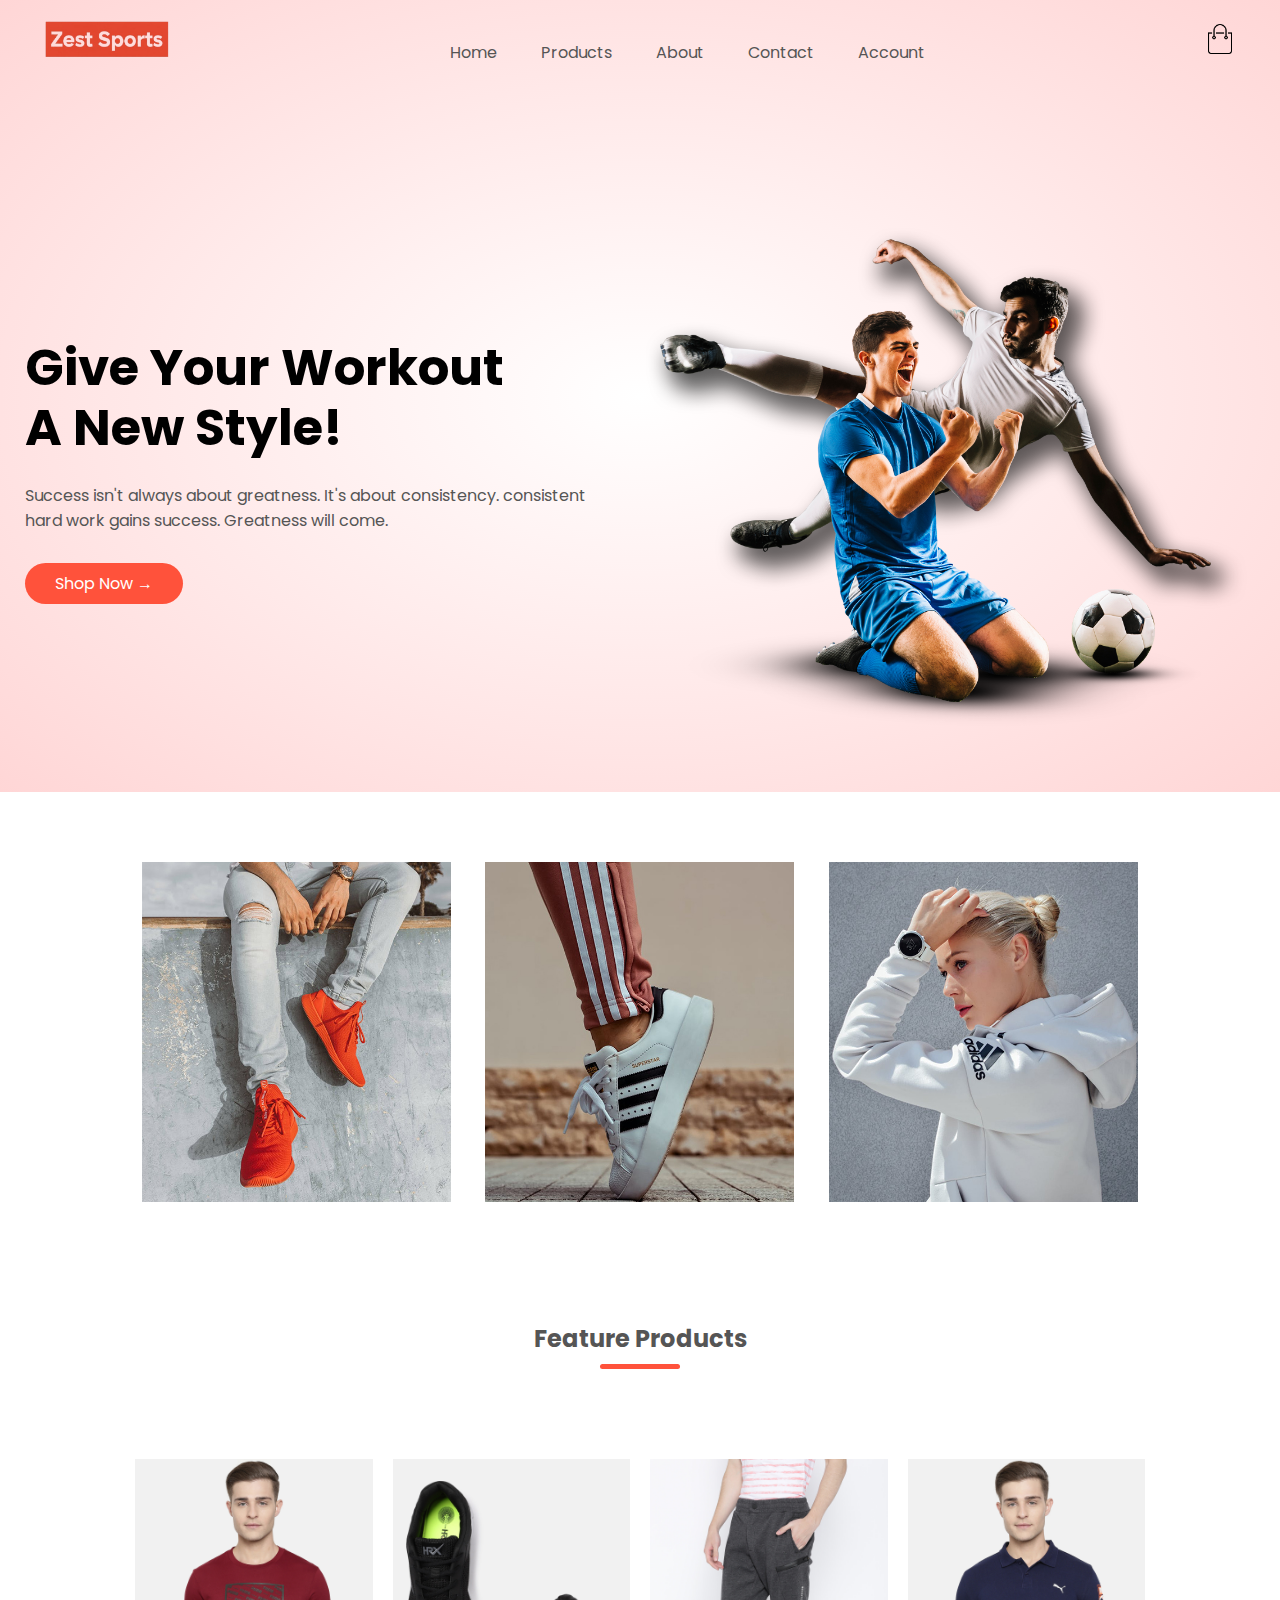
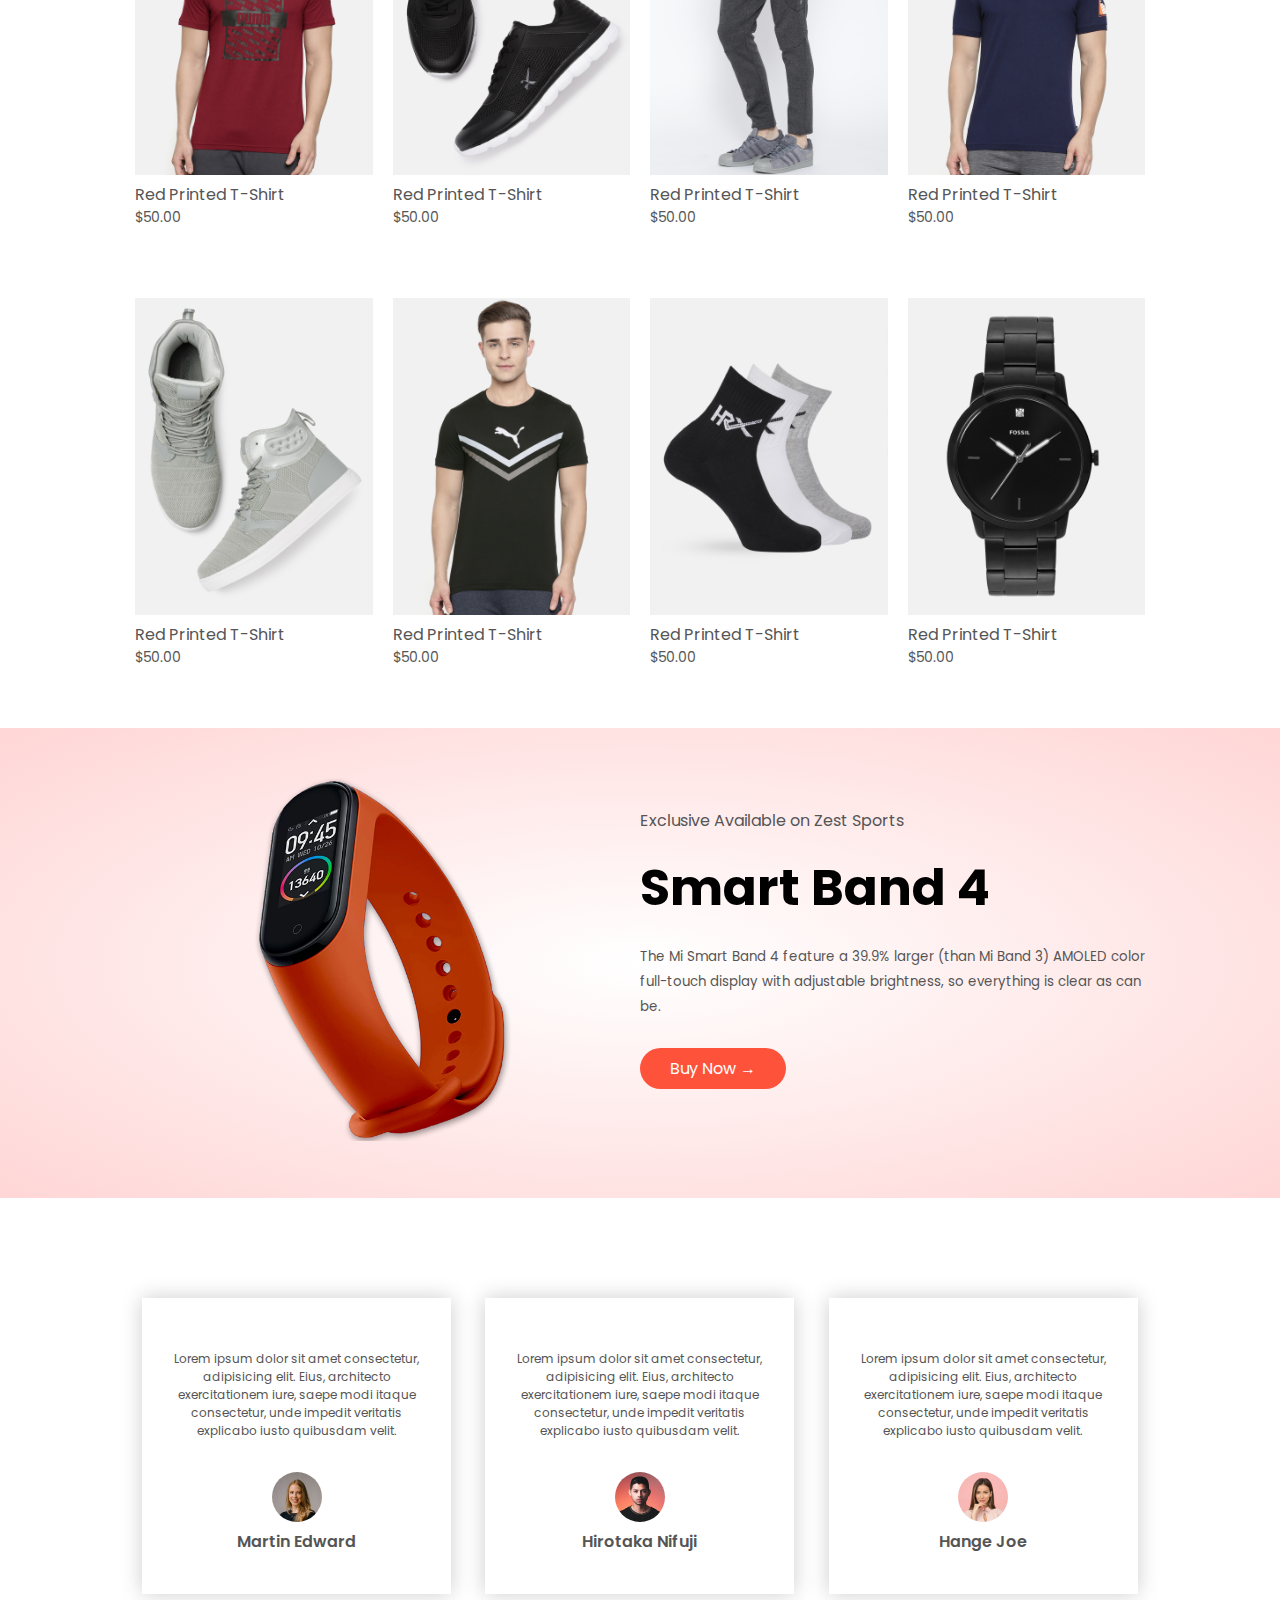
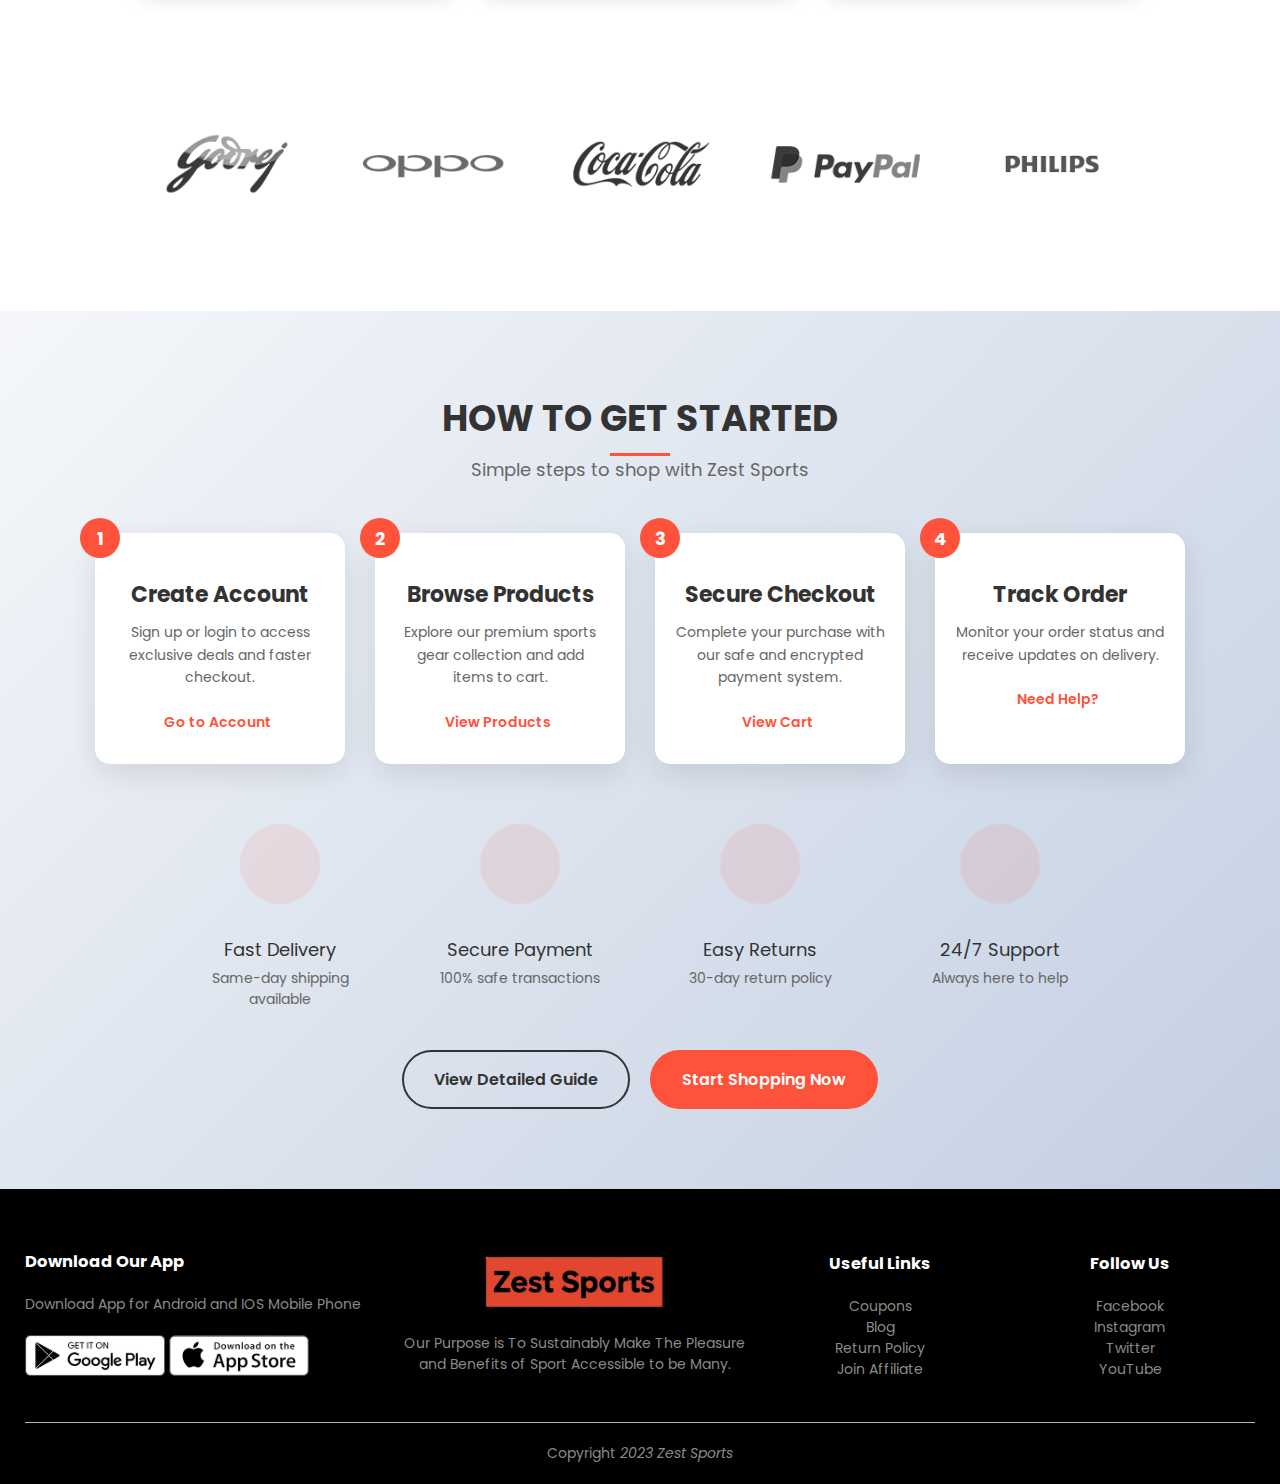
<file: index.html>
<!DOCTYPE html>
<html lang="en">
<head>
    <meta charset="UTF-8">
    <meta name="viewport" content="width=device-width, initial-scale=1.0">
    <title>Zest Sports</title>
    <link rel="stylesheet" href="style.css">
    <link rel="preconnect" href="https://fonts.googleapis.com" />
    <link rel="preconnect" href="https://fonts.gstatic.com" crossorigin />
    <!-- Google Font CDN -->
    <link
      href="https://fonts.googleapis.com/css2?family=Poppins:wght@300;400;500;600;700&display=swap"
      rel="stylesheet"
    />
    <!-- Font Awesome Icons CDN -->
    <link
      rel="stylesheet"
      href="https://cdnjs.cloudflare.com/ajax/libs/font-awesome/6.4.2/css/all.min.css"
      integrity="sha512-z3gLpd7yknf1YoNbCzqRKc4qyor8gaKU1qmn+CShxbuBusANI9QpRohGBreCFkKxLhei6S9CQXFEbbKuqLg0DA=="
      crossorigin="anonymous"
      referrerpolicy="no-referrer"
    />
</head>
<body>

<!-- Header Section -->
<div class="header">
    <div class="container">
        <div class="navbar">
            <div class="logo">
                <img src="logo-removebg-preview.png" alt="" width="125px">
            </div>
            <nav>
                <ul id="MenuItems">
                    <li><a href="index.html">Home</a></li>
                    <li><a href="pd.html">Products</a></li>
                    <li><a href="about T.html">About</a></li>
                    <li><a href="contact us.html">Contact</a></li>
                    <li><a href="acc.html">Account</a></li>
                </ul>
            </nav>
            <a href="cart.html">
            <img src="./images/cart.png" alt="" width="30px" height="30px">
            </a>
            <img src="./images/menu.png" alt="" class="menu-icon" onclick="menutoggle()">
        </div>
        <div class="row">
            <div class="col-2">
                <h1>Give Your Workout<br /> A New Style!</h1>
                <p>
                    Success isn't always about greatness. It's about consistency.
                    consistent <br/> hard work gains success. Greatness will come.
                </p>
                <a href="pd.html" class="btn">Shop Now &#8594</a>
            </div>
            <div class="col-2">
                <img src="./images/image1.png" alt="">
            </div>
        </div>
    </div>
</div>
<!-- Header Section End Here -->

<!-- Feature Section -->
<div class="categories">
    <div class="small-container">
        <div class="row">
            <div class="col-3">
                <img src="./images/category-1.jpg" alt="">
            </div>
            <div class="col-3">
                <img src="./images/category-2.jpg" alt="">
            </div>
            <div class="col-3">
                <img src="./images/category-3.jpg" alt="">
            </div>
        </div>
    </div>
</div>


<!-- Feature Section End -->

<!-- Feature Products -->
<div class="small-container">
    <h2 class="title">Feature Products</h2>
    <div class="row">
        <div class="col-4">
            <img src="./images/product-1.jpg" alt="">
            <h4>Red Printed T-Shirt</h4>
            <div class="rating">
                <i class="fa fa-star"></i>
                <i class="fa fa-star"></i>
                <i class="fa fa-star"></i>
                <i class="fa fa-star"></i>
                <i class="fa fa-star"></i>
            </div>
            <p>$50.00</p>
        </div>
        <div class="col-4">
            <img src="./images/product-2.jpg" alt="">
            <h4>Red Printed T-Shirt</h4>
            <div class="rating">
                <i class="fa fa-star"></i>
                <i class="fa fa-star"></i>
                <i class="fa fa-star"></i>
                <i class="fa fa-star"></i>
                <i class="fa fa-star"></i>
            </div>
            <p>$50.00</p>
        </div>
        <div class="col-4">
            <img src="./images/product-3.jpg" alt="">
            <h4>Red Printed T-Shirt</h4>
            <div class="rating">
                <i class="fa fa-star"></i>
                <i class="fa fa-star"></i>
                <i class="fa fa-star"></i>
                <i class="fa fa-star"></i>
                <i class="fa fa-star"></i>
            </div>
            <p>$50.00</p>
        </div>
        <div class="col-4">
            <img src="./images/product-4.jpg" alt="">
            <h4>Red Printed T-Shirt</h4>
            <div class="rating">
                <i class="fa fa-star"></i>
                <i class="fa fa-star"></i>
                <i class="fa fa-star"></i>
                <i class="fa fa-star"></i>
                <i class="fa fa-star"></i>
            </div>
            <p>$50.00</p>
        </div>
    </div>
    <div class="row">
        <div class="col-4">
            <img src="./images/product-5.jpg" alt="">
            <h4>Red Printed T-Shirt</h4>
            <div class="rating">
                <i class="fa fa-star"></i>
                <i class="fa fa-star"></i>
                <i class="fa fa-star"></i>
                <i class="fa fa-star"></i>
                <i class="fa fa-star"></i>
            </div>
            <p>$50.00</p>
        </div>
        <div class="col-4">
            <img src="./images/product-6.jpg" alt="">
            <h4>Red Printed T-Shirt</h4>
            <div class="rating">
                <i class="fa fa-star"></i>
                <i class="fa fa-star"></i>
                <i class="fa fa-star"></i>
                <i class="fa fa-star"></i>
                <i class="fa fa-star"></i>
            </div>
            <p>$50.00</p>
        </div>
        <div class="col-4">
            <img src="./images/product-7.jpg" alt="">
            <h4>Red Printed T-Shirt</h4>
            <div class="rating">
                <i class="fa fa-star"></i>
                <i class="fa fa-star"></i>
                <i class="fa fa-star"></i>
                <i class="fa fa-star"></i>
                <i class="fa fa-star"></i>
            </div>
            <p>$50.00</p>
        </div>
        <div class="col-4">
            <img src="./images/product-8.jpg" alt="">
            <h4>Red Printed T-Shirt</h4>
            <div class="rating">
                <i class="fa fa-star"></i>
                <i class="fa fa-star"></i>
                <i class="fa fa-star"></i>
                <i class="fa fa-star"></i>
                <i class="fa fa-star"></i>
            </div>
            <p>$50.00</p>
        </div>
    </div>
</div>

<!-- Feature Products End -->


<!-- Offer Section -->
    <div class="offer">
        <div class="small-container">
            <div class="row">
                <div class="col-2">
                    <img src="./images/exclusive.png" alt="" class="offer-img">
                </div>
                <div class="col-2">
                    <p>Exclusive Available on Zest Sports</p>
                    <h1>Smart Band 4</h1>
                    <small>
                        The Mi Smart Band 4 feature a 39.9% larger (than Mi Band 3)
                        AMOLED color <br />full-touch display with adjustable brightness, 
                        so everything is clear as can be.
                    </small><br/>
                    <a href="pd.html" class="btn">Buy Now &#8594</a>
                </div>
            </div>
        </div>
    </div>


<!-- Offer Section End -->

<!-- Testimonials Section -->
<div class="testomonial">
    <div class="small-container">
        <div class="row">
            <div class="col-3">
                <i class="fa fa-quote-left"></i>
                <p>Lorem ipsum dolor sit amet consectetur, adipisicing elit. 
                    Eius, architecto exercitationem iure, saepe modi itaque consectetur, 
                    unde impedit veritatis explicabo iusto quibusdam velit.
                </p>
                <div class="rating">
                    <i class="fa fa-star"></i>
                    <i class="fa fa-star"></i>
                    <i class="fa fa-star"></i>
                    <i class="fa fa-star"></i>
                    <i class="fa fa-star"></i>
                </div>
                <img src="./images/user-1.png" alt="">
                <h3>Martin Edward</h3>
            </div>
            <div class="col-3">
                <i class="fa fa-quote-left"></i>
                <p>Lorem ipsum dolor sit amet consectetur, adipisicing elit. 
                    Eius, architecto exercitationem iure, saepe modi itaque consectetur, 
                    unde impedit veritatis explicabo iusto quibusdam velit.
                </p>
                <div class="rating">
                    <i class="fa fa-star"></i>
                    <i class="fa fa-star"></i>
                    <i class="fa fa-star"></i>
                    <i class="fa fa-star"></i>
                    <i class="fa fa-star"></i>
                </div>
                <img src="./images/user-2.png" alt="">
                <h3>Hirotaka Nifuji</h3>
            </div>
            <div class="col-3">
                <i class="fa fa-quote-left"></i>
                <p>Lorem ipsum dolor sit amet consectetur, adipisicing elit. 
                    Eius, architecto exercitationem iure, saepe modi itaque consectetur, 
                    unde impedit veritatis explicabo iusto quibusdam velit.
                </p>
                <div class="rating">
                    <i class="fa fa-star"></i>
                    <i class="fa fa-star"></i>
                    <i class="fa fa-star"></i>
                    <i class="fa fa-star"></i>
                    <i class="fa fa-star"></i>
                </div>
                <img src="./images/user-3.png" alt="">
                <h3>Hange Joe</h3>
            </div>
        </div>
    </div>
</div>

<!-- Testimonials Section End -->


<!-- Brand Section  -->
    <div class="brands">
        <div class="small-container">
            <div class="row">
                <div class="col-5">
                    <img src="./images/logo-godrej.png" alt="">
                </div>
                <div class="col-5">
                    <img src="./images/logo-oppo.png" alt="">
                </div>
                <div class="col-5">
                    <img src="./images/logo-coca-cola.png" alt="">
                </div>
                <div class="col-5">
                    <img src="./images/logo-paypal.png" alt="">
                </div>
                <div class="col-5">
                    <img src="./images/logo-philips.png" alt="">
                </div>
            </div>
        </div>
    </div>

<!-- Brand Section End -->

<!-- ==================== HOW TO USE SECTION (TAMBAHAN BARU) ==================== -->
<section class="how-to-use-section">
    <div class="container">
        <h2 class="section-title">HOW TO GET STARTED</h2>
        <p class="section-subtitle">Simple steps to shop with Zest Sports</p>
        
        <div class="steps-container">
            <div class="step-card">
                <div class="step-icon">
                    <i class="fas fa-user-plus"></i>
                </div>
                <div class="step-number">1</div>
                <h3>Create Account</h3>
                <p>Sign up or login to access exclusive deals and faster checkout.</p>
                <a href="acc.html" class="step-link">Go to Account <i class="fas fa-arrow-right"></i></a>
            </div>
            
            <div class="step-card">
                <div class="step-icon">
                    <i class="fas fa-shopping-cart"></i>
                </div>
                <div class="step-number">2</div>
                <h3>Browse Products</h3>
                <p>Explore our premium sports gear collection and add items to cart.</p>
                <a href="pd.html" class="step-link">View Products <i class="fas fa-arrow-right"></i></a>
            </div>
            
            <div class="step-card">
                <div class="step-icon">
                    <i class="fas fa-credit-card"></i>
                </div>
                <div class="step-number">3</div>
                <h3>Secure Checkout</h3>
                <p>Complete your purchase with our safe and encrypted payment system.</p>
                <a href="cart.html" class="step-link">View Cart <i class="fas fa-arrow-right"></i></a>
            </div>
            
            <div class="step-card">
                <div class="step-icon">
                    <i class="fas fa-box-open"></i>
                </div>
                <div class="step-number">4</div>
                <h3>Track Order</h3>
                <p>Monitor your order status and receive updates on delivery.</p>
                <a href="contact us.html" class="step-link">Need Help? <i class="fas fa-arrow-right"></i></a>
            </div>
        </div>
        
        <div class="quick-features">
            <div class="feature">
                <i class="fas fa-shipping-fast"></i>
                <h4>Fast Delivery</h4>
                <p>Same-day shipping available</p>
            </div>
            <div class="feature">
                <i class="fas fa-shield-alt"></i>
                <h4>Secure Payment</h4>
                <p>100% safe transactions</p>
            </div>
            <div class="feature">
                <i class="fas fa-undo-alt"></i>
                <h4>Easy Returns</h4>
                <p>30-day return policy</p>
            </div>
            <div class="feature">
                <i class="fas fa-headset"></i>
                <h4>24/7 Support</h4>
                <p>Always here to help</p>
            </div>
        </div>
        
        <div class="cta-container">
            <a href="about T.html" class="btn-secondary">View Detailed Guide</a>
            <a href="pd.html" class="btn-primary">Start Shopping Now</a>
        </div>
    </div>
</section>
<!-- How to Use Section End -->

<!-- Footer Section -->

<div class="footer">
    <div class="container">
        <div class="row">
            <div class="footer-col-1">
                <h3>Download Our App</h3>
                <p>Download App for Android and IOS Mobile Phone</p>
                <div class="app-logo">
                    <img src="./images/play-store.png" alt="">
                    <img src="./images/app-store.png" alt="">
                </div>
            </div>
            <div class="footer-col-2">
                <img src="logo-removebg-preview.png" alt="">
                <p>Our Purpose is To Sustainably Make The Pleasure and Benefits of
                    Sport Accessible to be Many.
                </p>
            </div>
            <div class="footer-col-3">
                <h3>Useful Links</h3>
                <ul>
                    <li>Coupons</li>
                    <li>Blog</li>
                    <li>Return Policy</li>
                    <li>Join Affiliate</li>
                </ul>
            </div>
            <div class="footer-col-4">
                <h3>Follow Us</h3>
                <ul>
                    <li>Facebook</li>
                    <li>Instagram</li>
                    <li>Twitter</li>
                    <li>YouTube</li>
                </ul>
            </div>
        </div>
        <hr>
            <p class="copyright">
                Copyright <i class="fa fa-copyright"> 2023 Zest Sports</i>
            </p>
    </div>
</div>

<!-- Footer Section End -->


<!-- Menu Toggle For Mobile Click Section  -->

<script>
    var MenuItems = document.getElementById("MenuItems");
    MenuItems.style.maxHeight = "0px";
    function menutoggle() {
        if (MenuItems.style.maxHeight === "0px"){
            MenuItems.style.maxHeight = "600px";
        }else {
            MenuItems.style.maxHeight = "0px";
        }
    }


</script>


<!-- Menu Toggle For Mobile Click Section End -->

    
</body>
</html>
</file>
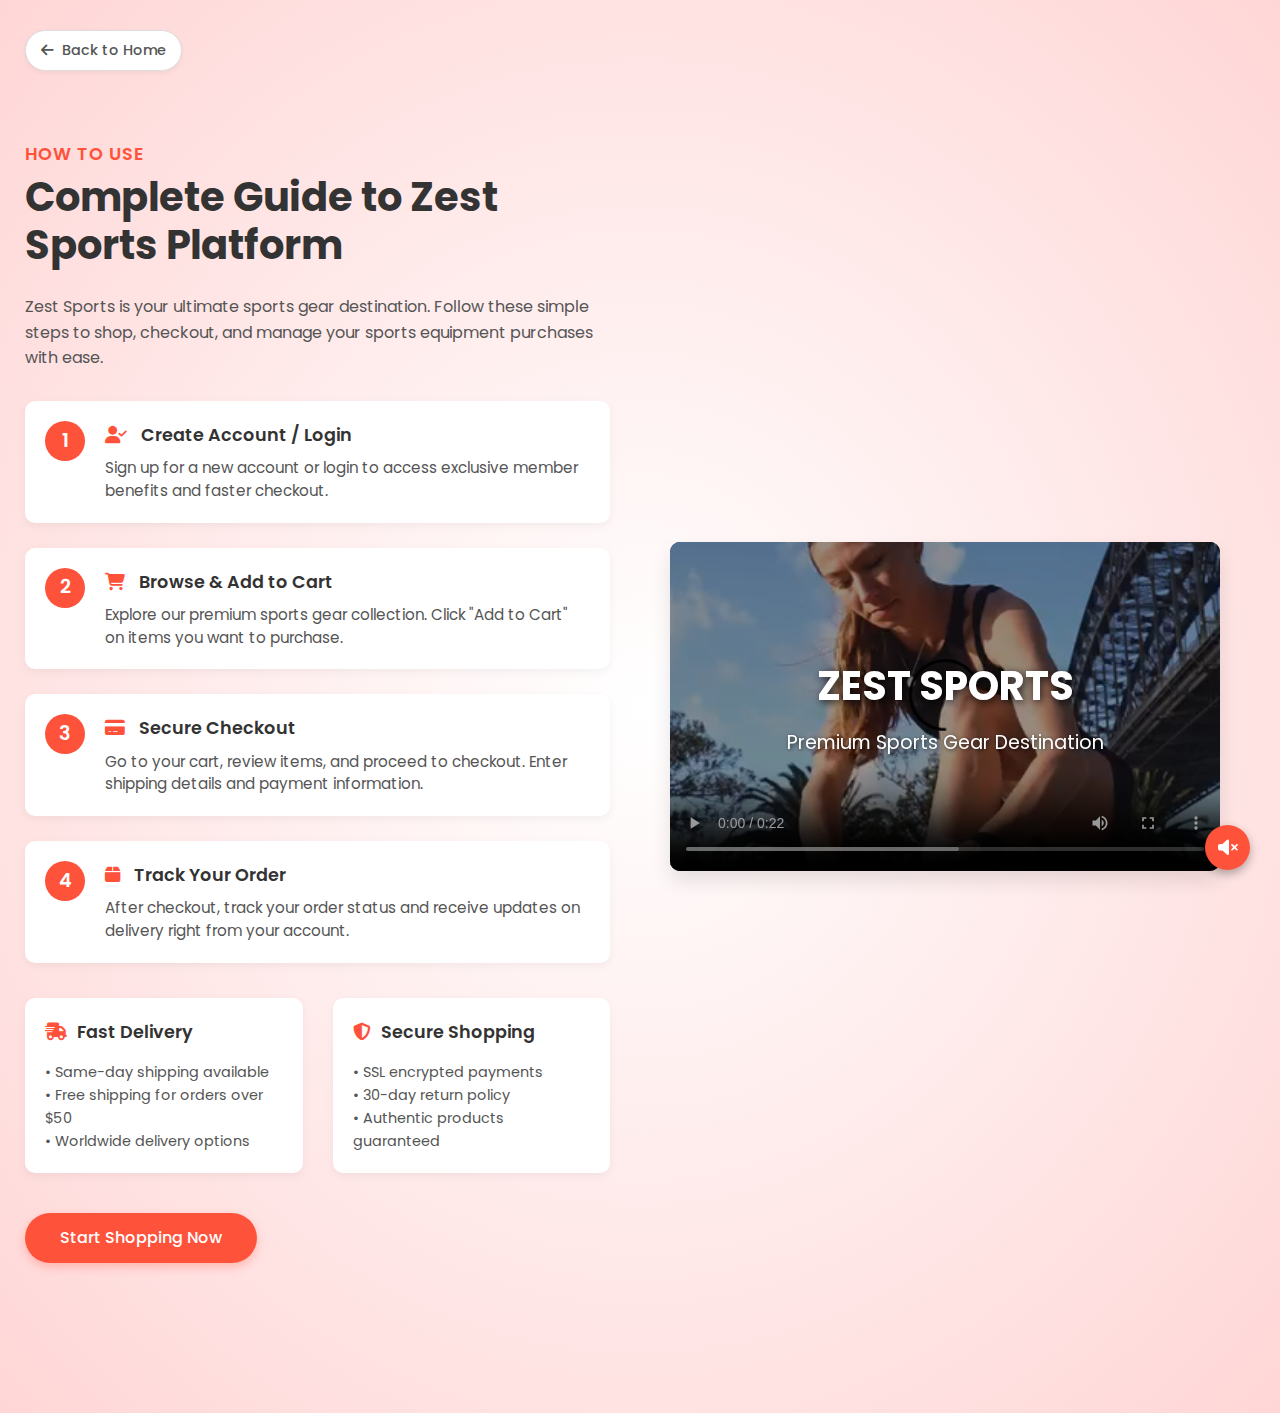
<file: about T.html>
<!DOCTYPE html>
<html lang="en">
<head>
    <meta charset="UTF-8">
    <meta name="viewport" content="width=device-width, initial-scale=1.0">
    <title>Zest Sports - How to Use Our Platform</title> 
    <link rel="stylesheet" href="about T.css"> 
    <link rel="preconnect" href="https://fonts.googleapis.com">
    <link rel="preconnect" href="https://fonts.gstatic.com" crossorigin>
    <link href="https://fonts.googleapis.com/css2?family=Poppins:wght@300;400;500;600;700&display=swap" rel="stylesheet">
    <link
      rel="stylesheet"
      href="https://cdnjs.cloudflare.com/ajax/libs/font-awesome/6.4.2/css/all.min.css"
      crossorigin="anonymous"
      referrerpolicy="no-referrer"
    />
</head>
<body>
    
    <div class="top-nav-link">
        <div class="container">
            <a href="index.html" class="home-link">
                <i class="fas fa-arrow-left"></i> Back to Home
            </a>
        </div>
    </div>
    
    <audio id="backgroundAudio" loop autoplay muted>
        <source src="25f01081538fc.mp3" type="audio/mp3">
    </audio>

    <div class="audio-control">
        <button id="muteToggle" onclick="toggleMute()">
            <i class="fas fa-volume-mute"></i> 
        </button>
    </div>

    <section class="about-us-section">
        <div class="container">
            
            <div class="about-content">
                <h2 class="section-title">HOW TO USE</h2>
                <h3 class="tagline">Complete Guide to Zest Sports Platform</h3>
                
                <p>Zest Sports is your ultimate sports gear destination. Follow these simple steps to shop, checkout, and manage your sports equipment purchases with ease.</p>
                
                <!-- Steps Guide -->
                <div class="steps-guide-container">
                    <div class="step-item">
                        <div class="step-number">1</div>
                        <div class="step-info">
                            <h4><i class="fas fa-user-check"></i> Create Account / Login</h4>
                            <p>Sign up for a new account or login to access exclusive member benefits and faster checkout.</p>
                        </div>
                    </div>
                    
                    <div class="step-item">
                        <div class="step-number">2</div>
                        <div class="step-info">
                            <h4><i class="fas fa-shopping-cart"></i> Browse & Add to Cart</h4>
                            <p>Explore our premium sports gear collection. Click "Add to Cart" on items you want to purchase.</p>
                        </div>
                    </div>
                    
                    <div class="step-item">
                        <div class="step-number">3</div>
                        <div class="step-info">
                            <h4><i class="fas fa-credit-card"></i> Secure Checkout</h4>
                            <p>Go to your cart, review items, and proceed to checkout. Enter shipping details and payment information.</p>
                        </div>
                    </div>
                    
                    <div class="step-item">
                        <div class="step-number">4</div>
                        <div class="step-info">
                            <h4><i class="fas fa-box"></i> Track Your Order</h4>
                            <p>After checkout, track your order status and receive updates on delivery right from your account.</p>
                        </div>
                    </div>
                </div>
                
                <div class="key-points">
                    <div class="point">
                        <h4><i class="fas fa-shipping-fast"></i> Fast Delivery</h4>
                        <p>• Same-day shipping available<br>
                           • Free shipping for orders over $50<br>
                           • Worldwide delivery options</p>
                    </div>
                    <div class="point">
                        <h4><i class="fas fa-shield-alt"></i> Secure Shopping</h4>
                        <p>• SSL encrypted payments<br>
                           • 30-day return policy<br>
                           • Authentic products guaranteed</p>
                    </div>
                </div>
                <a href="pd.html" class="cta-button">Start Shopping Now</a>
            </div>

            <div class="about-image">
                <div class="video-container">
                    <video autoplay loop playsinline controls>
                        <source src="At long last, the Adidas Adizero Adios Pro 4 in Cloud White-Core Black is here. ☁️🙏A quick reca.mp4" type="video/mp4">
                    </video>
                    <div class="video-overlay">
                        <h2>ZEST SPORTS</h2>
                        <p class="video-subtitle">Premium Sports Gear Destination</p>
                    </div>
                </div>
            </div>
        </div>
    </section>
    
    <script>
        var audio = document.getElementById('backgroundAudio');
        var muteToggle = document.getElementById('muteToggle');
        
        // Try to play audio (browsers block autoplay with sound)
        document.addEventListener('DOMContentLoaded', () => {
            audio.play().catch(e => {
                console.log("Autoplay blocked. User needs to click to play music.");
            });
        });

        // Function to toggle background music
        function toggleMute() {
            if (audio.muted) {
                audio.muted = false;
                muteToggle.innerHTML = '<i class="fas fa-volume-up"></i>';
                audio.play().catch(e => console.log("Failed to play audio after unmute."));
            } else {
                audio.muted = true;
                muteToggle.innerHTML = '<i class="fas fa-volume-mute"></i>';
            }
        }
    </script>
</body>
</html>
</file>
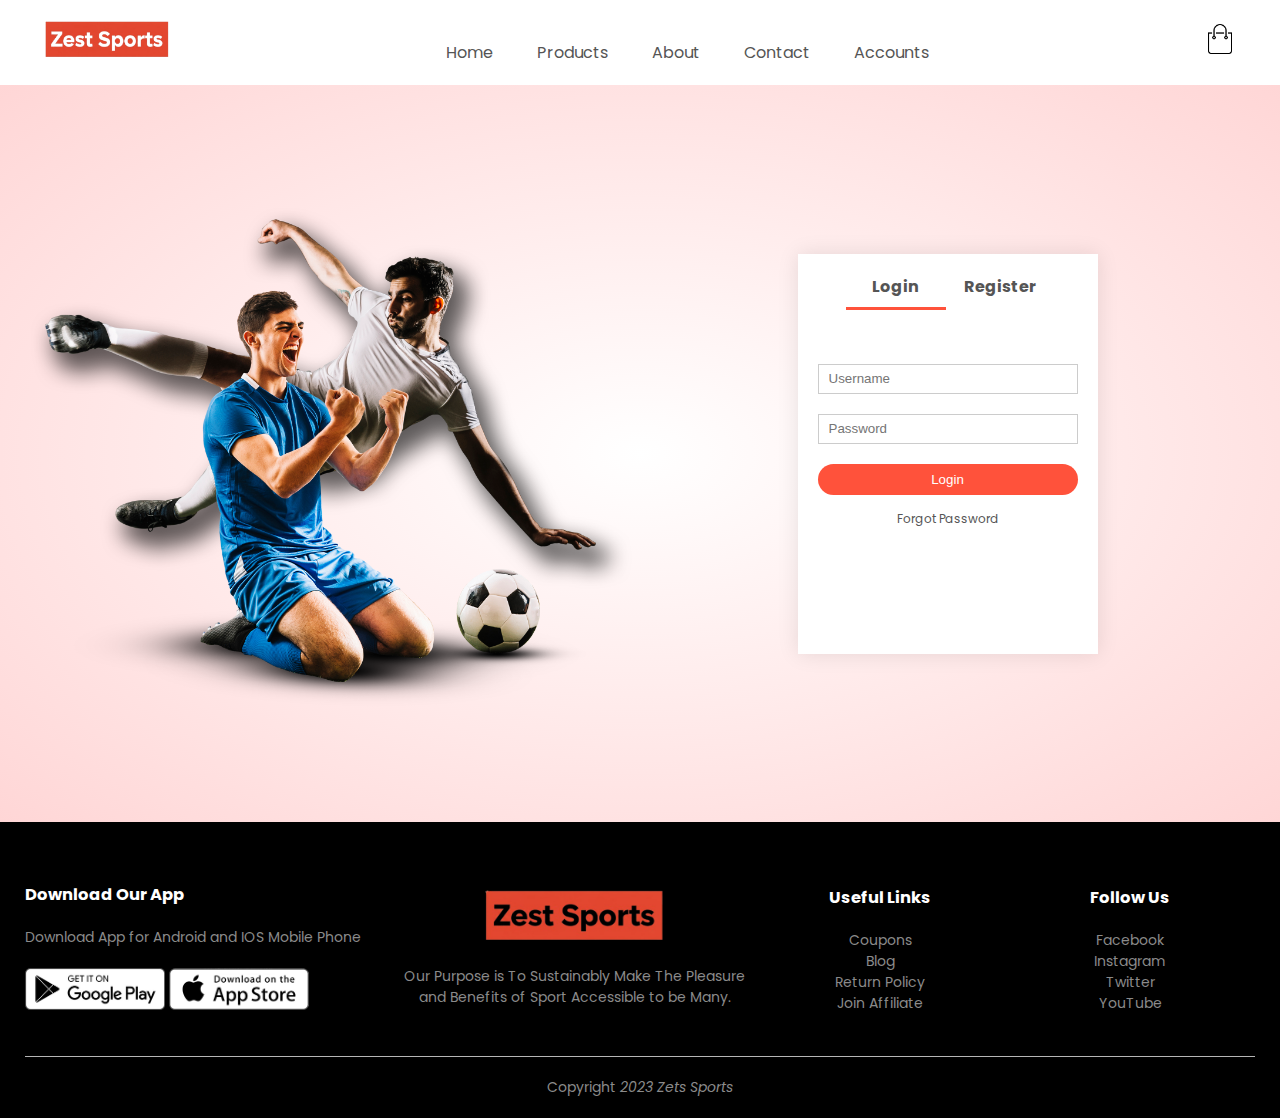
<file: acc.html>
<!DOCTYPE html>
<html lang="en">
<head>
    <meta charset="UTF-8">
    <meta name="viewport" content="width=device-width, initial-scale=1.0">
    <title>Account</title>
    <link rel="stylesheet" href="acc css.css">
    <link rel="preconnect" href="https://fonts.googleapis.com" />
    <link rel="preconnect" href="https://fonts.gstatic.com" crossorigin />
    <link
      href="https://fonts.googleapis.com/css2?family=Poppins:wght@300;400;500;600;700&display=swap"
      rel="stylesheet"
    />
    <link
      rel="stylesheet"
      href="https://cdnjs.cloudflare.com/ajax/libs/font-awesome/6.4.2/css/all.min.css"
      integrity="sha512-z3gLpd7yknf1YoNbCzqRKc4qyor8gaKU1qmn+CShxbuBusANI9QpRohGBreCFkKxLhei6S9CQXFEbbKuqLg0DA=="
      crossorigin="anonymous"
      referrerpolicy="no-referrer"
    />
</head>
<body>

<div class="container">
    <div class="navbar">
        <div class="logo">
            <img src="logo-removebg-preview.png" alt="Ecom Logo" width="125px">
        </div>
        <nav>
            <ul id="MenuItems">
                <li><a href="index.html">Home</a></li>
                <li><a href="pd.html">Products</a></li> 
                <li><a href="about T.html">About</a></li>
                <li><a href="contact us.html">Contact</a></li>
                <li><a href="acc.html">Accounts</a></li>
            </ul>
        </nav>
        <a href="cart.html">
        <img src="./images/cart.png" alt="Cart Icon" width="30px" height="30px">
        </a>
        <img src="./images/menu.png" alt="Menu Icon" class="menu-icon" onclick="menutoggle()">
    </div>
</div>

<div class="account-page">
    <div class="container">
        <div class="row">
            <div class="col-2">
                <img src="./images/image1.png" alt="Workout Image">
            </div>
            
            <div class="col-2">
                <div class="form-container">
                    
                    <div class="form-btn">
                        <span onclick="login()">Login</span>
                        <span onclick="register()">Register</span>
                        <hr id="Indicator">
                    </div>

                    <form id="LoginForm">
                        <input type="text" placeholder="Username">
                        <input type="password" placeholder="Password">
                        <button type="submit" class="btn">Login</button>
                        <a href="#">Forgot Password</a>
                    </form>

                    <form id="RegForm">
                        <input type="text" placeholder="Username">
                        <input type="email" placeholder="Email">
                        <input type="password" placeholder="Password">
                        <button type="submit" class="btn">Register</button>
                    </form>
                </div>
            </div>
        </div>
    </div>
</div>


<div class="footer">
    <div class="container">
        <div class="row">
            <div class="footer-col-1">
                <h3>Download Our App</h3>
                <p>Download App for Android and IOS Mobile Phone</p>
                <div class="app-logo">
                    <img src="./images/play-store.png" alt="Play Store">
                    <img src="./images/app-store.png" alt="App Store">
                </div>
            </div>
            <div class="footer-col-2">
                <img src="logo-removebg-preview.png" alt="White Logo">
                <p>Our Purpose is To Sustainably Make The Pleasure and Benefits of
                    Sport Accessible to be Many.
                </p>
            </div>
            <div class="footer-col-3">
                <h3>Useful Links</h3>
                <ul>
                    <li>Coupons</li>
                    <li>Blog</li>
                    <li>Return Policy</li>
                    <li>Join Affiliate</li>
                </ul>
            </div>
            <div class="footer-col-4">
                <h3>Follow Us</h3>
                <ul>
                    <li>Facebook</li>
                    <li>Instagram</li>
                    <li>Twitter</li>
                    <li>YouTube</li>
                </ul>
            </div>
        </div>
        <hr>
            <p class="copyright">
                Copyright <i class="fa fa-copyright"> 2023 Zets Sports</i>
            </p>
    </div>
</div>


<script>
    // 1. Menu Toggle For Mobile
    var MenuItems = document.getElementById("MenuItems");
    MenuItems.style.maxHeight = "0px";
    function menutoggle() {
        if (MenuItems.style.maxHeight === "0px"){
            MenuItems.style.maxHeight = "600px";
        }else {
            MenuItems.style.maxHeight = "0px";
        }
    }

    // 2. Account Form Script (Mengatur perpindahan form)
    var LoginForm = document.getElementById("LoginForm");
    var RegForm = document.getElementById("RegForm");
    var Indicator = document.getElementById("Indicator");

    // Panggil login() di awal agar indikator di bawah "Login" saat halaman dimuat.
    login(); 

    function register() {
        RegForm.style.transform = "translateX(0)"; 
        LoginForm.style.transform = "translateX(0)";
        Indicator.style.transform = "translateX(100px)"; // Geser indikator ke Register
    }

    function login() {
        RegForm.style.transform = "translateX(300px)"; // Sembunyikan Register
        LoginForm.style.transform = "translateX(300px)"; // Tampilkan Login
        Indicator.style.transform = "translateX(0px)"; // Pindahkan indikator ke Login
    }
    
</script>

<script src="acc js.js"></script>
</body>
</html>
</file>
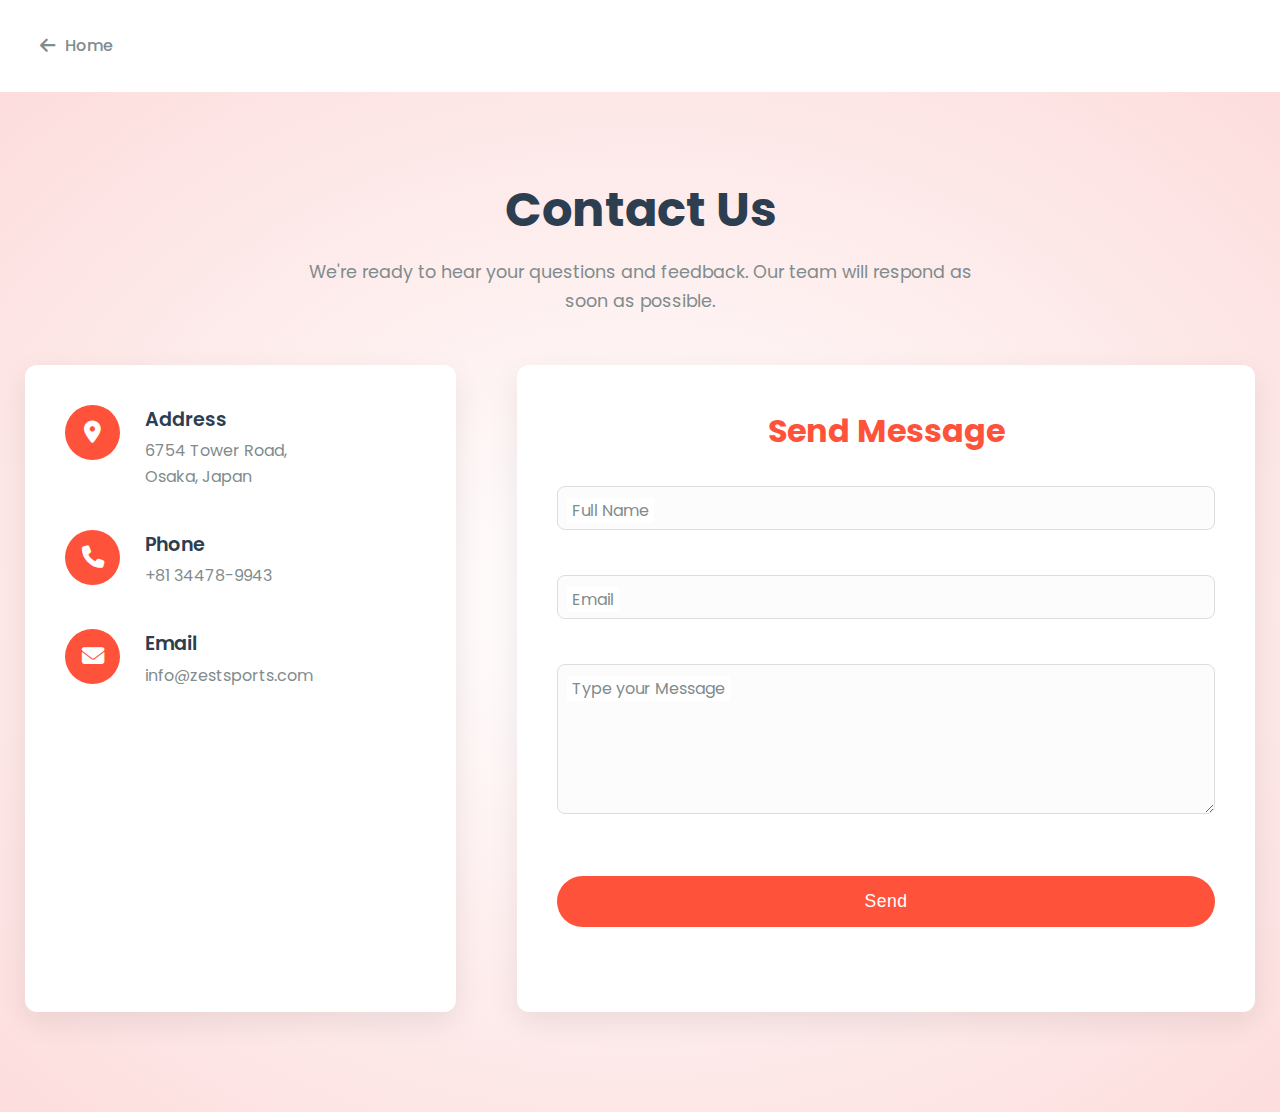
<file: contact us.html>
<!DOCTYPE html>
<html lang="en">
<head>
  <meta charset="UTF-8">
  <meta name="viewport" content="width=device-width, initial-scale=1.0">
  <title>Contact Us</title>
  <link rel="stylesheet" href="contact css.css"> 
  <link rel="preconnect" href="https://fonts.googleapis.com" />
  <link rel="preconnect" href="https://fonts.gstatic.com" crossorigin />
  <link
    href="https://fonts.googleapis.com/css2?family=Poppins:wght@300;400;500;600;700&display=swap"
    rel="stylesheet"
  />
  <link
    rel="stylesheet"
    href="https://cdnjs.cloudflare.com/ajax/libs/font-awesome/6.4.2/css/all.min.css"
    crossorigin="anonymous"
    referrerpolicy="no-referrer"
  />
</head>
<body>

  <div class="top-nav-link">
    <div class="container">
        <a href="index.html" class="home-link">
            <i class="fas fa-arrow-left"></i> Home
        </a>
    </div>
  </div>

  <section class="contact-section">
    <div class="section-header">
      <div class="container">
        <h2>Contact Us</h2>
        <p>We're ready to hear your questions and feedback. Our team will respond as soon as possible.</p>
      </div>
    </div>
    
    <div class="container">
      <div class="row">
        
        <div class="contact-info">
          
          <div class="contact-info-item">
            <div class="contact-info-icon">
              <i class="fas fa-map-marker-alt"></i>
            </div>
            
            <div class="contact-info-content">
              <h4>Address</h4>
              <p>6754 Tower Road,<br/> Osaka, Japan</p>
            </div>
          </div>
          
          <div class="contact-info-item">
            <div class="contact-info-icon">
              <i class="fas fa-phone"></i>
            </div>
            
            <div class="contact-info-content">
              <h4>Phone</h4>
              <p>+81 34478-9943</p>
            </div>
          </div>
          
          <div class="contact-info-item">
            <div class="contact-info-icon">
              <i class="fas fa-envelope"></i>
            </div>
            
            <div class="contact-info-content">
              <h4>Email</h4>
              <p>info@zestsports.com</p>
            </div>
          </div>
        </div>
        
        <div class="contact-form-wrapper">
          <form action="#" id="contact-form">
            <h3>Send Message</h3>
            <div class="input-box">
              <input type="text" required>
              <label>Full Name</label>
            </div>
            
            <div class="input-box">
              <input type="email" required>
              <label>Email</label>
            </div>
            
            <div class="input-box">
              <textarea required></textarea>
              <label>Type your Message</label>
            </div>
            
            <div class="input-box">
              <button type="submit" class="btn">Send</button>
            </div>
          </form>
        </div>
        
      </div>
    </div>
  </section>
  
</body>
</html>
</file>
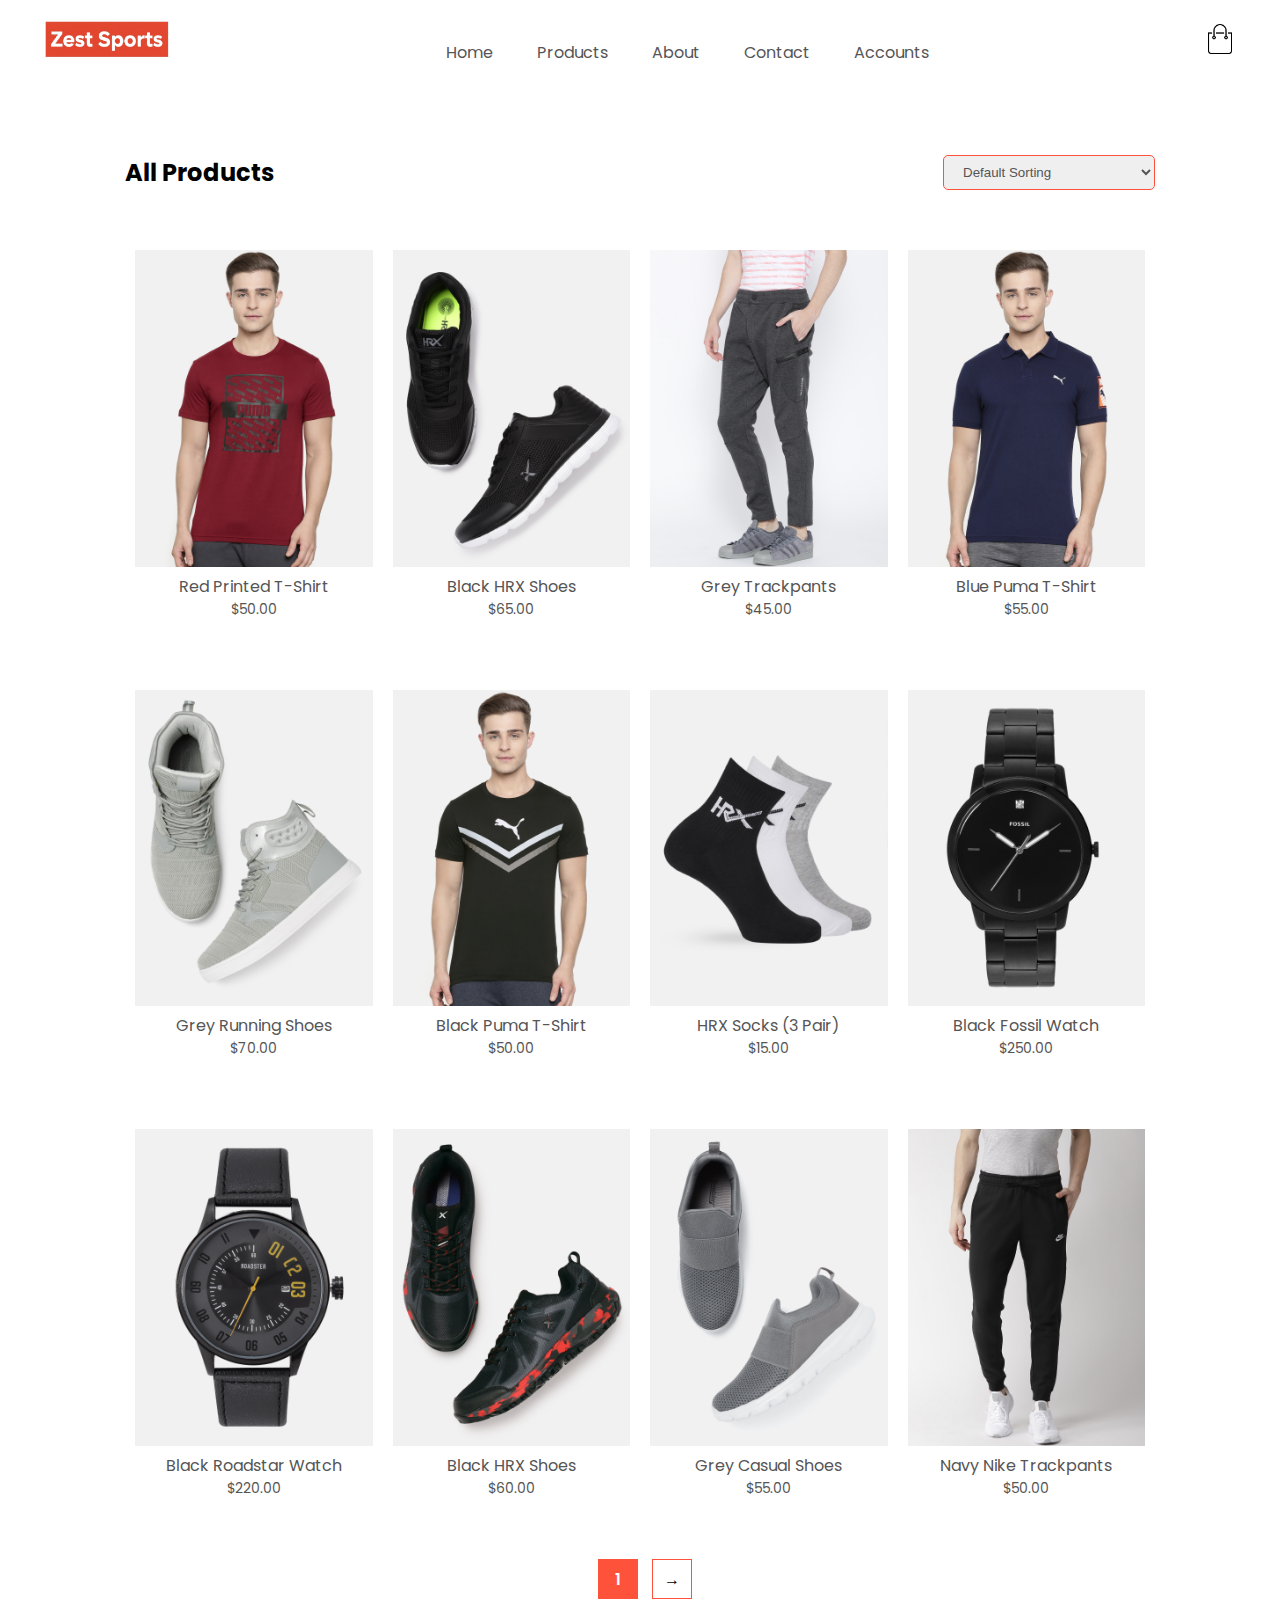
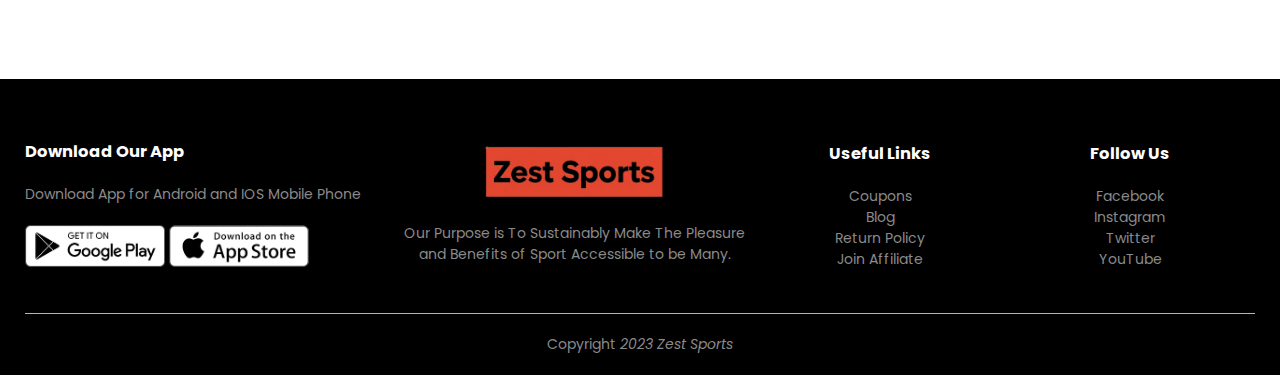
<file: pd.html>
<!DOCTYPE html>
<html lang="en">
<head>
    <meta charset="UTF-8">
    <meta name="viewport" content="width=device-width, initial-scale=1.0">
    <title>All Products</title>
    <link rel="stylesheet" href="pdcs.css">
    <link rel="preconnect" href="https://fonts.googleapis.com" />
    <link rel="preconnect" href="https://fonts.gstatic.com" crossorigin />
    <link
      href="https://fonts.googleapis.com/css2?family=Poppins:wght@300;400;500;600;700&display=swap"
      rel="stylesheet"
    />
    <link
      rel="stylesheet"
      href="https://cdnjs.cloudflare.com/ajax/libs/font-awesome/6.4.2/css/all.min.css"
      integrity="sha512-z3gLpd7yknf1YoNbCzqRKc4qyor8gaKU1qmn+CShxbuBusANI9QpRohGBreCFkKxLhei6S9CQXFEbbKuqLg0DA=="
      crossorigin="anonymous"
      referrerpolicy="no-referrer"
    />
</head>
<body>

<div class="container">
    <div class="navbar">
        <div class="logo">
            <img src="logo-removebg-preview.png" alt="Ecom Logo" width="125px">
        </div>
        <nav>
            <ul id="MenuItems">
                <li><a href="index.html">Home</a></li>
                <li><a href="pd.html">Products</a></li>
                <li><a href="about T.html">About</a></li>
                <li><a href="contact us.html">Contact</a></li>
                <li><a href="acc.html">Accounts</a></li>
            </ul>
        </nav>
        <a href="cart.html">
        <img src="./images/cart.png" alt="Cart Icon" width="30px" height="30px">
        </a>
        <img src="./images/menu.png" alt="Menu Icon" class="menu-icon" onclick="menutoggle()">
    </div>
</div>

<div class="small-container product-page">
    
    <div class="row row-2">
        <h2>All Products</h2>
        <select id="sortOptions" onchange="sortProducts()">
            <option value="default">Default Sorting</option>
            <option value="price-desc">Sort by Price (High to Low)</option>
            <option value="price-asc">Sort by Price (Low to High)</option>
        </select>
    </div>

    <div class="product-grid" id="productGrid">
        
        <div class="col-4" data-price="50" data-order="1">
            <img src="./images/product-1.jpg" alt="Red Printed T-Shirt">
            <h4>Red Printed T-Shirt</h4>
            <div class="rating">
                <i class="fa fa-star"></i><i class="fa fa-star"></i><i class="fa fa-star"></i><i class="fa fa-star"></i><i class="fa fa-star"></i>
            </div>
            <p>$50.00</p>
        </div>
        
        <div class="col-4" data-price="65" data-order="2">
            <img src="./images/product-2.jpg" alt="Black HRX Shoes">
            <h4>Black HRX Shoes</h4>
            <div class="rating">
                <i class="fa fa-star"></i><i class="fa fa-star"></i><i class="fa fa-star"></i><i class="fa fa-star"></i><i class="fa fa-star"></i>
            </div>
            <p>$65.00</p>
        </div>
        
        <div class="col-4" data-price="45" data-order="3">
            <img src="./images/product-3.jpg" alt="Grey Trackpants">
            <h4>Grey Trackpants</h4>
            <div class="rating">
                <i class="fa fa-star"></i><i class="fa fa-star"></i><i class="fa fa-star"></i><i class="fa fa-star"></i><i class="fa fa-star"></i>
            </div>
            <p>$45.00</p>
        </div>
        
        <div class="col-4" data-price="55" data-order="4">
            <img src="./images/product-4.jpg" alt="Blue Puma T-Shirt">
            <h4>Blue Puma T-Shirt</h4>
            <div class="rating">
                <i class="fa fa-star"></i><i class="fa fa-star"></i><i class="fa fa-star"></i><i class="fa fa-star"></i><i class="fa fa-star"></i>
            </div>
            <p>$55.00</p>
        </div>
        
        <div class="col-4" data-price="70" data-order="5">
            <img src="./images/product-5.jpg" alt="Grey Running Shoes">
            <h4>Grey Running Shoes</h4>
            <div class="rating">
                <i class="fa fa-star"></i><i class="fa fa-star"></i><i class="fa fa-star"></i><i class="fa fa-star"></i><i class="fa fa-star"></i>
            </div>
            <p>$70.00</p>
        </div>
        
        <div class="col-4" data-price="50" data-order="6">
            <img src="./images/product-6.jpg" alt="Black Puma T-Shirt">
            <h4>Black Puma T-Shirt</h4>
            <div class="rating">
                <i class="fa fa-star"></i><i class="fa fa-star"></i><i class="fa fa-star"></i><i class="fa fa-star"></i><i class="fa fa-star"></i>
            </div>
            <p>$50.00</p>
        </div>
        
        <div class="col-4" data-price="15" data-order="7">
            <img src="./images/product-7.jpg" alt="HRX Socks (3 Pair)">
            <h4>HRX Socks (3 Pair)</h4>
            <div class="rating">
                <i class="fa fa-star"></i><i class="fa fa-star"></i><i class="fa fa-star"></i><i class="fa fa-star"></i><i class="fa fa-star"></i>
            </div>
            <p>$15.00</p>
        </div>
        
        <div class="col-4" data-price="250" data-order="8">
            <img src="./images/product-8.jpg" alt="Black Fossil Watch">
            <h4>Black Fossil Watch</h4>
            <div class="rating">
                <i class="fa fa-star"></i><i class="fa fa-star"></i><i class="fa fa-star"></i><i class="fa fa-star"></i><i class="fa fa-star"></i>
            </div>
            <p>$250.00</p>
        </div>
        
        <div class="col-4" data-price="220" data-order="9">
            <img src="./images/product-9.jpg" alt="Black Roadstar Watch">
            <h4>Black Roadstar Watch</h4>
            <div class="rating">
                <i class="fa fa-star"></i><i class="fa fa-star"></i><i class="fa fa-star"></i><i class="fa fa-star"></i><i class="fa fa-star"></i>
            </div>
            <p>$220.00</p>
        </div>
        
        <div class="col-4" data-price="60" data-order="10">
            <img src="./images/product-10.jpg" alt="Black HRX Shoes">
            <h4>Black HRX Shoes</h4>
            <div class="rating">
                <i class="fa fa-star"></i><i class="fa fa-star"></i><i class="fa fa-star"></i><i class="fa fa-star"></i><i class="fa fa-star"></i>
            </div>
            <p>$60.00</p>
        </div>
        
        <div class="col-4" data-price="55" data-order="11">
            <img src="./images/product-11.jpg" alt="Grey Casual Shoes">
            <h4>Grey Casual Shoes</h4>
            <div class="rating">
                <i class="fa fa-star"></i><i class="fa fa-star"></i><i class="fa fa-star"></i><i class="fa fa-star"></i><i class="fa fa-star"></i>
            </div>
            <p>$55.00</p>
        </div>
        
        <div class="col-4" data-price="50" data-order="12">
            <img src="./images/product-12.jpg" alt="Navy Nike Trackpants">
            <h4>Navy Nike Trackpants</h4>
            <div class="rating">
                <i class="fa fa-star"></i><i class="fa fa-star"></i><i class="fa fa-star"></i><i class="fa fa-star"></i><i class="fa fa-star"></i>
            </div>
            <p>$50.00</p>
        </div>

    </div> <div class="page-btn">
        <span class="active">1</span>
        <span>&#8594;</span>
    </div>

</div>

<div class="footer">
    <div class="container">
        <div class="row">
            <div class="footer-col-1">
                <h3>Download Our App</h3>
                <p>Download App for Android and IOS Mobile Phone</p>
                <div class="app-logo">
                    <img src="./images/play-store.png" alt="Play Store">
                    <img src="./images/app-store.png" alt="App Store">
                </div>
            </div>
            <div class="footer-col-2">
                <img src="logo-removebg-preview.png" alt="White Logo">
                <p>Our Purpose is To Sustainably Make The Pleasure and Benefits of
                    Sport Accessible to be Many.
                </p>
            </div>
            <div class="footer-col-3">
                <h3>Useful Links</h3>
                <ul>
                    <li>Coupons</li>
                    <li>Blog</li>
                    <li>Return Policy</li>
                    <li>Join Affiliate</li>
                </ul>
            </div>
            <div class="footer-col-4">
                <h3>Follow Us</h3>
                <ul>
                    <li>Facebook</li>
                    <li>Instagram</li>
                    <li>Twitter</li>
                    <li>YouTube</li>
                </ul>
            </div>
        </div>
        <hr>
            <p class="copyright">
                Copyright <i class="fa fa-copyright"> 2023 Zest Sports</i>
            </p>
    </div>
</div>


<script>
    // 1. Menu Toggle For Mobile
    var MenuItems = document.getElementById("MenuItems");
    MenuItems.style.maxHeight = "0px";
    function menutoggle() {
        if (MenuItems.style.maxHeight === "0px"){
            MenuItems.style.maxHeight = "600px";
        }else {
            MenuItems.style.maxHeight = "0px";
        }
    }

    // 2. FUNGSI SORTING PRODUK (Membutuhkan data-price dan data-order di .col-4)
    function sortProducts() {
        const selector = document.getElementById('sortOptions').value;
        const grid = document.getElementById('productGrid');
        // Mengambil semua elemen produk
        const products = Array.from(grid.querySelectorAll('.col-4'));

        products.sort((a, b) => {
            if (selector === 'price-desc') {
                // Harga Tinggi ke Rendah
                return parseFloat(b.getAttribute('data-price')) - parseFloat(a.getAttribute('data-price'));
            } else if (selector === 'price-asc') {
                // Harga Rendah ke Tinggi
                return parseFloat(a.getAttribute('data-price')) - parseFloat(b.getAttribute('data-price'));
            } else if (selector === 'default') {
                // Urutan Default (berdasarkan data-order)
                return parseInt(a.getAttribute('data-order')) - parseInt(b.getAttribute('data-order'));
            }
            return 0;
        });

        // Menghapus dan menambahkan produk yang sudah diurutkan kembali ke grid
        products.forEach(product => grid.appendChild(product));
    }
    
</script>

</body>
</html>
</file>
<file: style.css>
* {
    margin: 0;
    padding: 0;
    box-sizing: border-box;
}
html, body {
    width: 100%;
    height: 100%;
    font-family: 'Poppins', sans-serif;
}
/* Header Section */
.navbar {
    display: flex;
    align-items: center;
    padding: 20px;
}
nav {
    flex: 1;
    text-align: center;
}
nav ul {
    display: inline-block;
    list-style-type: none;
}
nav ul li {
    display: inline-block;
    padding: 20px;
}
a {
    text-decoration: none;
    color: #555;
}
p {
    color: #555;
}
.container {
    max-width: 1300px;
    margin: auto;
    padding-left: 25px;
    padding-right: 25px;
}
.row {
    display: flex;
    align-items: center;
    flex-wrap: wrap;
    justify-content: space-around;
}
.col-2 {
    flex-basis: 50%;
    min-width: 300px;
}
.col-2 img {
    max-width: 100%;
    padding: 50px 0;
}
.col-2 h1 {
    font-size: 50px;
    line-height: 60px;
    margin: 25px 0;
}
.btn {
    display: inline-block;
    background: #ff523b;
    color: #fff;
    padding: 8px 30px;
    margin: 30px 0;
    border-radius: 30px;
    transition: background 0.5s;
}
.btn:hover {
    background: #563434;
}
.header {
    background: radial-gradient(#fff, #ffd6d6);
}
.header .row {
    margin-top: 70px;
}
/* Header Section End */


/* Feature Section */

.categories {
    margin: 70px 0;
}
.col-3 {
    flex-basis: 30%;
    min-width: 250px;
    margin-bottom: 30px;
}
.col-3 img {
    width: 100%;
}
.small-container {
    max-width: 1080px;
    margin: auto;
    padding-left: 25px;
    padding-right: 25px;
}

/* Feature Section End */


/* Feature Products  */
.col-4 {
    flex-basis: 25%;
    padding: 10px;
    min-width: 200px;
    margin-bottom: 50px;
    transition: transform 0.5s;
}
.col-4 img {
    width: 100%;
}
.title {
    text-align: center;
    margin: 0 auto 80px;
    position: relative;
    line-height: 60px;
    color: #555;
}
.title::after {
    content: '';
    background: #ff523b;
    width: 80px;
    height: 5px;
    border-radius: 5px;
    position: absolute;
    bottom: 0;
    left: 50%;
    transform: translateX(-50%);
}
h4 {
    color: #555;
    font-weight: normal;
}
.col-4 p {
    font-size: 14px;
}
.rating .fa {
    color: #ff523b;
}
.col-4:hover {
    transform: translateY(-15px);
}
/* Feature Section End */

/* Offer Section */

.offer {
    background: radial-gradient(#fff, #ffd6d6);
}

.col-2 .offer-img {
    padding: 50px;
}
small {
    color: #555;
}

/* Offer Section End */



/* Testimonials Section  */

.testomonial {
    padding-top: 100px;
}

.testomonial .col-3 {
    text-align: center;
    padding: 40px 20px;
    box-shadow: 0 0 20px 0px rgba(0, 0, 0, 0.2);
    cursor: pointer;
    transition: transform 0.5s;
}
.testomonial .col-3 img {
    width: 50px;
    margin-top: 20px;
    border-radius: 50%;
}
.testomonial .col-3:hover {
    transform: translateY(-15px);
}
.fa.fa-quote-left {
    font-size: 34px;
    color: #ff523b;
}
.col-3 p {
    font-size: 12px;
    margin: 12px 0;
    color: #555;
}
.testomonial .col-3 h3 {
    font-weight: 600;
    color: #555;
    font-size: 16px;
}

/* Testimonials Section End */


/* Brands Section */

.brands {
    margin: 100px auto;
}

.col-5 {
    width: 160px;
}

.col-5 img {
    width: 100%;
    cursor: pointer;
    filter: grayscale(100%);
}
.col-5 img:hover {
    filter: grayscale(0);
    transition: all 0.5s ease-in-out;
}
/* Brands Section End */

/* ==================== HOW TO USE SECTION (TAMBAHAN BARU) ==================== */
.how-to-use-section {
    padding: 80px 0;
    background: linear-gradient(135deg, #f5f7fa 0%, #c3cfe2 100%);
    text-align: center;
}

.how-to-use-section .section-title {
    font-size: 36px;
    color: #333;
    margin-bottom: 10px;
    position: relative;
    display: inline-block;
}

.how-to-use-section .section-title::after {
    content: '';
    position: absolute;
    width: 60px;
    height: 3px;
    background: #ff523b;
    bottom: -10px;
    left: 50%;
    transform: translateX(-50%);
}

.how-to-use-section .section-subtitle {
    color: #666;
    font-size: 18px;
    margin-bottom: 50px;
}

/* Steps Container */
.steps-container {
    display: flex;
    flex-wrap: wrap;
    justify-content: center;
    gap: 30px;
    margin-bottom: 50px;
}

.step-card {
    background: white;
    border-radius: 15px;
    padding: 30px 20px;
    width: 250px;
    box-shadow: 0 10px 30px rgba(0, 0, 0, 0.1);
    transition: transform 0.3s ease, box-shadow 0.3s ease;
    position: relative;
    text-align: center;
}

.step-card:hover {
    transform: translateY(-10px);
    box-shadow: 0 15px 35px rgba(0, 0, 0, 0.15);
}

.step-icon {
    font-size: 40px;
    color: #ff523b;
    margin-bottom: 15px;
}

.step-number {
    position: absolute;
    top: -15px;
    left: -15px;
    background: #ff523b;
    color: white;
    width: 40px;
    height: 40px;
    border-radius: 50%;
    display: flex;
    align-items: center;
    justify-content: center;
    font-weight: bold;
    font-size: 18px;
}

.step-card h3 {
    font-size: 22px;
    margin: 15px 0 10px;
    color: #333;
}

.step-card p {
    color: #666;
    font-size: 14px;
    line-height: 1.6;
    margin-bottom: 20px;
}

.step-link {
    display: inline-block;
    color: #ff523b;
    text-decoration: none;
    font-weight: 600;
    font-size: 14px;
    transition: all 0.3s ease;
}

.step-link:hover {
    color: #333;
    transform: translateX(5px);
}

.step-link i {
    margin-left: 5px;
    transition: transform 0.3s ease;
}

.step-link:hover i {
    transform: translateX(5px);
}

/* Quick Features */
.quick-features {
    display: flex;
    justify-content: center;
    flex-wrap: wrap;
    gap: 40px;
    margin: 60px 0 40px;
}

.feature {
    text-align: center;
    width: 200px;
}

.feature i {
    font-size: 40px;
    color: #ff523b;
    margin-bottom: 15px;
    background: rgba(255, 82, 59, 0.1);
    width: 80px;
    height: 80px;
    line-height: 80px;
    border-radius: 50%;
    display: inline-block;
}

.feature h4 {
    font-size: 18px;
    margin: 10px 0 5px;
    color: #333;
}

.feature p {
    color: #666;
    font-size: 14px;
}

/* CTA Buttons */
.cta-container {
    display: flex;
    justify-content: center;
    gap: 20px;
    flex-wrap: wrap;
}

.btn-primary, .btn-secondary {
    display: inline-block;
    padding: 15px 30px;
    border-radius: 30px;
    text-decoration: none;
    font-weight: 600;
    font-size: 16px;
    transition: all 0.3s ease;
}

.btn-primary {
    background: #ff523b;
    color: white;
    border: 2px solid #ff523b;
}

.btn-primary:hover {
    background: transparent;
    color: #ff523b;
    transform: translateY(-3px);
}

.btn-secondary {
    background: transparent;
    color: #333;
    border: 2px solid #333;
}

.btn-secondary:hover {
    background: #333;
    color: white;
    transform: translateY(-3px);
}

/* Responsive Design untuk How to Use Section */
@media (max-width: 1100px) {
    .step-card {
        width: 220px;
    }
}

@media (max-width: 768px) {
    .how-to-use-section {
        padding: 50px 0;
    }
    
    .how-to-use-section .section-title {
        font-size: 28px;
    }
    
    .step-card {
        width: 100%;
        max-width: 300px;
    }
    
    .quick-features {
        gap: 20px;
    }
    
    .feature {
        width: 150px;
    }
    
    .cta-container {
        flex-direction: column;
        align-items: center;
    }
    
    .btn-primary, .btn-secondary {
        width: 250px;
        text-align: center;
    }
}

@media (max-width: 480px) {
    .steps-container {
        gap: 40px;
    }
    
    .step-card {
        padding: 25px 15px;
    }
    
    .quick-features {
        gap: 15px;
    }
    
    .feature {
        width: 130px;
    }
    
    .feature i {
        width: 60px;
        height: 60px;
        line-height: 60px;
        font-size: 30px;
    }
}
/* ==================== END HOW TO USE SECTION ==================== */

/* Footer Section */

.footer {
    background: #000;
    color: #8a8a8a;
    font-size: 14px;
    padding: 60px 0 20px;
}
.footer p {
    color: #8a8a8a;
}
.footer h3 {
    color: #fff;
    margin-bottom: 20px;
}
.footer-col-1, .footer-col-2, .footer-col-3, .footer-col-4 {
    min-width: 250px;
    margin-bottom: 20px;
}
.footer-col-1 {
    flex-basis: 30%;
}
.footer-col-2 {
    flex: 1;
    text-align: center;
}
.footer-col-2 img {
    width: 180px;
    margin-bottom: 20px;
}

.footer-col-3, .footer-col-4 {
    flex-basis: 12%;
    text-align: center;
}
ul {
    list-style-type: none;
}
.app-logo {
    margin-top: 20px;
}
.app-logo img {
    width: 140px;
}
.footer hr {
    border: none !important;
    background: #b5b5b5;
    height: 1px;
    margin: 20px 0;
}
.copyright {
    text-align: center;
}
/* Footer Section End */



/* Responsiveness CSS */

.menu-icon {
    width: 28px;
    margin-left: 20px;
    display: none;
}


@media only screen and (max-width: 800px) {
    .menu-icon {
        display: block;
        cursor: pointer;
    }
    nav ul {
        position: absolute;
        top: 70px;
        left: 0;
        background: #333;
        width: 100%;
        overflow: hidden;
        transition: max-height 0.5s;
    }
    nav ul li {
        display: block;
        margin-right: 50px;
        margin-top: 10px;
        margin-bottom: 10px;
    }
    nav ul li a {
        color: #fff;
    }
} 

@media only screen and (max-width: 600px) {
    .row {
        text-align: center;
    }
    .col-2, .col-3, .col-4 {
        flex-basis: 100%;
    }
    .col-2 h1 {
        font-size: 40px;
    }
}

/* Responsiveness CSS End */
</file>
<file: about T.css>
/* about T.css - Updated for Combined Page */

/* Custom Colors (Using RedStore's Red/Orange) */
:root {
    --primary-red: #ff523b; 
    --accent-dark: #333333; 
    --text-color-soft: #555555; 
    --bg-light: #f9f9f9; 
    --white: #ffffff;
}

/* Import Font Poppins (Font Utama RedStore) */
@import url('https://fonts.googleapis.com/css2?family=Poppins:wght@300;400;500;600;700&display=swap');

/* Pengaturan Dasar */
* {
    box-sizing: border-box;
    margin: 0;
    padding: 0;
}

body {
    font-family: 'Poppins', sans-serif;
    line-height: 1.6;
    color: var(--accent-dark);
    background-color: var(--bg-light);
}

/* Struktur Kontainer Utama */
.container {
    max-width: 1300px; 
    margin: 0 auto;
    padding: 0 25px;
    display: flex;
    align-items: center;
    gap: 60px; 
}

/* =========================== */
/* NAVIGASI TAMBAHAN (Kembali ke Home) */
/* =========================== */
.top-nav-link {
    position: absolute; 
    top: 30px;
    left: 0;
    width: 100%;
    z-index: 4; 
}

.top-nav-link .container {
    justify-content: flex-start;
}

.home-link {
    color: var(--text-color-soft); 
    text-decoration: none;
    font-size: 0.9em;
    font-weight: 500;
    padding: 8px 15px;
    border: 1px solid #ddd; 
    border-radius: 30px; 
    transition: all 0.3s ease;
    display: inline-flex;
    align-items: center;
    background: var(--white);
    box-shadow: 0 2px 5px rgba(0, 0, 0, 0.05);
}

.home-link i {
    margin-right: 8px;
}

.home-link:hover {
    color: var(--white); 
    background-color: var(--primary-red); 
    border-color: var(--primary-red);
}

/* =========================== */
/* AUDIO CONTROL (Tombol Mute/Unmute Musik Latar) */
/* =========================== */
.audio-control {
    position: fixed;
    bottom: 30px;
    right: 30px;
    z-index: 100;
}

#muteToggle {
    background-color: var(--primary-red);
    color: var(--white);
    border: none;
    border-radius: 50%;
    width: 45px;
    height: 45px;
    display: flex;
    justify-content: center;
    align-items: center;
    cursor: pointer;
    font-size: 1.1em;
    box-shadow: 0 4px 10px rgba(0, 0, 0, 0.3);
    transition: background-color 0.3s ease;
}

#muteToggle:hover {
    background-color: #563434;
}

/* =========================== */
/* Bagian About Us - KONTEN */
/* =========================== */
.about-us-section {
    padding: 100px 0; 
    background: radial-gradient(#fff, #ffd6d6);
}

/* Mengatur proporsi kolom (50/50) */
.about-content {
    flex: 1; 
    padding: 40px 0;
}

.about-image {
    flex: 1;
}

.section-title {
    font-size: 1.1em;
    font-weight: 600;
    color: var(--primary-red);
    text-transform: uppercase;
    letter-spacing: 1px;
    margin-bottom: 5px;
}

.tagline {
    font-size: 2.5em; 
    font-weight: 700;
    margin-bottom: 25px;
    line-height: 1.2;
    color: var(--accent-dark);
}

.about-content p {
    margin-bottom: 25px;
    font-weight: 400;
    color: var(--text-color-soft);
    font-size: 1em;
}

/* Container untuk langkah-langkah */
.steps-guide-container {
    margin: 30px 0;
}

.step-item {
    display: flex;
    align-items: flex-start;
    margin-bottom: 25px;
    background: var(--white);
    padding: 20px;
    border-radius: 10px;
    box-shadow: 0 3px 10px rgba(0, 0, 0, 0.05);
    transition: transform 0.3s ease;
}

.step-item:hover {
    transform: translateX(5px);
}

.step-number {
    background-color: var(--primary-red);
    color: white;
    width: 40px;
    height: 40px;
    border-radius: 50%;
    display: flex;
    align-items: center;
    justify-content: center;
    font-weight: 600;
    font-size: 1.2em;
    margin-right: 20px;
    flex-shrink: 0;
}

.step-info h4 {
    color: var(--accent-dark);
    margin-bottom: 8px;
    font-weight: 600;
    font-size: 1.1em;
}

.step-info h4 i {
    color: var(--primary-red);
    margin-right: 10px;
}

.step-info p {
    font-size: 0.95em;
    color: var(--text-color-soft);
    line-height: 1.5;
    margin: 0;
}

/* Poin Kunci (Tips & Catatan) */
.key-points {
    display: flex;
    gap: 30px;
    margin-top: 35px;
    margin-bottom: 30px;
}

.point {
    flex: 1;
    background: var(--white);
    padding: 20px;
    border-radius: 10px;
    box-shadow: 0 3px 10px rgba(0, 0, 0, 0.05);
}

.point h4 {
    color: var(--accent-dark);
    margin-bottom: 15px;
    font-weight: 600;
    font-size: 1.1em;
    display: flex;
    align-items: center;
}

.point h4 i {
    color: var(--primary-red);
    margin-right: 10px;
}

.point p {
    font-size: 0.9em;
    margin-bottom: 0;
    color: var(--text-color-soft);
    line-height: 1.6;
}

/* Tombol CTA */
.cta-button {
    display: inline-block;
    background: var(--primary-red);
    color: white;
    padding: 12px 35px;
    margin: 10px 0;
    border-radius: 30px; 
    font-weight: 500;
    text-decoration: none;
    font-size: 1em;
    transition: background 0.3s ease, transform 0.3s ease;
    box-shadow: 0 4px 10px rgba(255, 82, 59, 0.3);
}

.cta-button:hover {
    background: #563434;
    transform: translateY(-2px);
}

/* =========================== */
/* Video Container */
/* =========================== */
.video-container {
    position: relative; 
    width: 100%;
    max-width: 550px; 
    padding-bottom: 56.25%; /* 16:9 Aspect Ratio */
    height: 0;
    background-color: #000;
    border-radius: 10px;
    overflow: hidden; 
    box-shadow: 0 10px 20px rgba(0, 0, 0, 0.1);
}

.video-container video {
    position: absolute;
    top: 0;
    left: 0;
    width: 100%;
    height: 100%;
    display: block; 
    object-fit: cover; 
}

/* Overlay Video */
.video-overlay {
    position: absolute;
    top: 0;
    left: 0;
    width: 100%;
    height: 100%;
    display: flex;
    flex-direction: column;
    justify-content: center; 
    align-items: center; 
    background-color: rgba(0, 0, 0, 0.4); 
    z-index: 1; 
    pointer-events: none;
    text-align: center;
}

.video-overlay h2 {
    font-size: 2.5em; 
    color: white; 
    font-weight: 700;
    text-shadow: 2px 2px 8px rgba(0, 0, 0, 0.8); 
    text-transform: uppercase;
    margin-bottom: 10px;
}

.video-subtitle {
    color: white;
    font-size: 1.2em;
    text-shadow: 1px 1px 4px rgba(0, 0, 0, 0.7);
    font-weight: 400;
}

/* =========================== */
/* Responsif */
/* =========================== */
@media (max-width: 900px) {
    .container {
        flex-direction: column; 
        gap: 30px;
        padding: 0 20px;
    }

    .about-us-section {
        padding-top: 120px; 
        padding-bottom: 60px;
    }
    
    .about-image {
        order: -1; 
        width: 100%;
    }

    .tagline {
        font-size: 2em;
    }

    .key-points {
        flex-direction: column;
        gap: 20px;
    }
    
    .video-container {
        height: 250px; 
        padding-bottom: 0;
        max-width: 100%;
    }

    .video-overlay h2 {
        font-size: 1.8em; 
    }
    
    .video-subtitle {
        font-size: 1em;
    }

    .audio-control {
        bottom: 15px;
        right: 15px;
    }
    
    .step-item {
        padding: 15px;
    }
}

@media (max-width: 480px) {
    .tagline {
        font-size: 1.7em;
    }
    
    .step-number {
        width: 35px;
        height: 35px;
        font-size: 1em;
        margin-right: 15px;
    }
    
    .video-overlay h2 {
        font-size: 1.5em;
    }
}
</file>
<file: acc css.css>
/* GLOBAL STYLES */
* {
    margin: 0;
    padding: 0;
    box-sizing: border-box;
}
html, body {
    width: 100%;
    /* Menghapus 'height: 100%' agar konten panjang tidak terpotong */
    font-family: 'Poppins', sans-serif;
}
/* Base Utility Classes */
a {
    text-decoration: none;
    color: #555;
}
p {
    color: #555;
}
.container {
    max-width: 1300px;
    margin: auto;
    padding-left: 25px;
    padding-right: 25px;
}
.row {
    display: flex;
    align-items: center;
    flex-wrap: wrap;
    justify-content: space-around;
}
.btn {
    display: inline-block;
    background: #ff523b;
    color: #fff;
    padding: 8px 30px;
    margin: 30px 0;
    border-radius: 30px;
    transition: background 0.5s;
}
.btn:hover {
    background: #563434;
}

/* ================================== */
/* HEADER & NAVBAR */
/* ================================== */
.navbar {
    display: flex;
    align-items: center;
    padding: 20px;
}
nav {
    flex: 1;
    text-align: center;
}
nav ul {
    display: inline-block;
    list-style-type: none;
}
nav ul li {
    display: inline-block;
    padding: 20px;
}
.header {
    background: radial-gradient(#fff, #ffd6d6);
}
.header .row {
    margin-top: 70px;
}
.col-2 {
    flex-basis: 50%;
    min-width: 300px;
}
.col-2 img {
    max-width: 100%;
    padding: 50px 0;
}
.col-2 h1 {
    font-size: 50px;
    line-height: 60px;
    margin: 25px 0;
}


/* ================================== */
/* FEATURE & PRODUCT LISTING STYLES */
/* ================================== */
.categories {
    margin: 70px 0;
}
.col-3 {
    flex-basis: 30%;
    min-width: 250px;
    margin-bottom: 30px;
}
.col-3 img {
    width: 100%;
}
.small-container {
    max-width: 1080px;
    margin: auto;
    padding-left: 25px;
    padding-right: 25px;
}
.title {
    text-align: center;
    margin: 0 auto 80px;
    position: relative;
    line-height: 60px;
    color: #555;
}
.title::after {
    content: '';
    background: #ff523b;
    width: 80px;
    height: 5px;
    border-radius: 5px;
    position: absolute;
    bottom: 0;
    left: 50%;
    transform: translateX(-50%);
}
.col-4 {
    flex-basis: 25%;
    padding: 10px;
    min-width: 200px;
    margin-bottom: 50px;
    transition: transform 0.5s;
    text-align: center; /* Tambahan untuk merapikan teks di bawah gambar */
}
.col-4 img {
    width: 100%;
}
h4 {
    color: #555;
    font-weight: normal;
}
.col-4 p {
    font-size: 14px;
}
.rating .fa {
    color: #ff523b;
}
.col-4:hover {
    transform: translateY(-15px);
}


/* ================================== */
/* OFFER SECTION */
/* ================================== */
.offer {
    background: radial-gradient(#fff, #ffd6d6);
}
.col-2 .offer-img {
    padding: 50px;
}
small {
    color: #555;
}

/* ================================== */
/* TESTIMONIALS SECTION */
/* ================================== */
.testomonial {
    padding-top: 100px;
}
.testomonial .col-3 {
    text-align: center;
    padding: 40px 20px;
    box-shadow: 0 0 20px 0px rgba(0, 0, 0, 0.2);
    cursor: pointer;
    transition: transform 0.5s;
}
.testomonial .col-3 img {
    width: 50px;
    margin-top: 20px;
    border-radius: 50%;
}
.testomonial .col-3:hover {
    transform: translateY(-15px);
}
.fa.fa-quote-left {
    font-size: 34px;
    color: #ff523b;
}
.col-3 p {
    font-size: 12px;
    margin: 12px 0;
    color: #555;
}
.testomonial .col-3 h3 {
    font-weight: 600;
    color: #555;
    font-size: 16px;
}

/* ================================== */
/* BRANDS SECTION */
/* ================================== */
.brands {
    margin: 100px auto;
}
.col-5 {
    width: 160px;
}
.col-5 img {
    width: 100%;
    cursor: pointer;
    filter: grayscale(100%);
}
.col-5 img:hover {
    filter: grayscale(0);
    transition: all 0.5s ease-in-out;
}


/* ================================== */
/* FOOTER SECTION */
/* ================================== */
.footer {
    background: #000;
    color: #8a8a8a;
    font-size: 14px;
    padding: 60px 0 20px;
}
.footer p {
    color: #8a8a8a;
}
.footer h3 {
    color: #fff;
    margin-bottom: 20px;
}
.footer-col-1, .footer-col-2, .footer-col-3, .footer-col-4 {
    min-width: 250px;
    margin-bottom: 20px;
}
.footer-col-1 {
    flex-basis: 30%;
}
.footer-col-2 {
    flex: 1;
    text-align: center;
}
.footer-col-2 img {
    width: 180px;
    margin-bottom: 20px;
}

.footer-col-3, .footer-col-4 {
    flex-basis: 12%;
    text-align: center;
}
ul {
    list-style-type: none;
}
.app-logo {
    margin-top: 20px;
}
.app-logo img {
    width: 140px;
}
.footer hr {
    border: none !important;
    background: #b5b5b5;
    height: 1px;
    margin: 20px 0;
}
.copyright {
    text-align: center;
}

/* ================================== */
/* STYLING KHUSUS UNTUK HALAMAN AKUN */
/* ================================== */

.account-page {
    padding: 50px 0;
    background: radial-gradient(#fff, #ffd6d6);
}

.form-container {
    background: #fff;
    width: 300px;
    height: 400px;
    position: relative;
    text-align: center;
    padding: 20px 0;
    margin: auto;
    box-shadow: 0 0 20px 0px rgba(0, 0, 0, 0.1);
    overflow: hidden; 
}

.form-container span {
    font-weight: bold;
    padding: 0 10px;
    color: #555;
    cursor: pointer;
    width: 100px;
    display: inline-block;
}

.form-btn {
    display: inline-block;
}

/* Formulir diposisikan relatif di dalam container */
.form-container form {
    max-width: 300px;
    padding: 0 20px;
    position: absolute;
    top: 100px;
    transition: transform 1s;
}

form input {
    width: 100%;
    height: 30px;
    margin: 10px 0;
    padding: 0 10px;
    border: 1px solid #ccc;
}

form .btn {
    width: 100%;
    border: none;
    cursor: pointer;
    margin: 10px 0;
}

form .btn:focus {
    outline: none;
}

#LoginForm {
    left: -300px; /* Sembunyikan form Login di awal */
}

#RegForm {
    left: 0; /* Tampilkan form Register di awal */
}

form a {
    font-size: 12px;
}

/* Garis Indikator di bawah tab */
#Indicator {
    width: 100px;
    border: none;
    background: #ff523b;
    height: 3px;
    margin-top: 8px;
    transform: translateX(0px); /* Posisi awal: di bawah Register */
    transition: transform 1s; 
}


/* ================================== */
/* RESPONSIVENESS CSS */
/* ================================== */
.menu-icon {
    width: 28px;
    margin-left: 20px;
    display: none;
}
@media only screen and (max-width: 800px) {
    .menu-icon {
        display: block;
        cursor: pointer;
    }
    nav ul {
        position: absolute;
        top: 70px;
        left: 0;
        background: #333;
        width: 100%;
        overflow: hidden;
        transition: max-height 0.5s;
    }
    nav ul li {
        display: block;
        margin-right: 50px;
        margin-top: 10px;
        margin-bottom: 10px;
    }
    nav ul li a {
        color: #fff;
    }
} 
@media only screen and (max-width: 600px) {
    .row {
        text-align: center;
    }
    .col-2, .col-3, .col-4 {
        flex-basis: 100%;
    }
    .col-2 h1 {
        font-size: 40px;
    }
}
</file>
<file: contact css.css>
/* Custom Colors (Menggunakan skema warna RedStore) */
:root {
    --primary-red: #ff523b; 
    --accent-dark: #2c3e50; /* Abu-abu gelap/Navy untuk kesan elegan */
    --text-color-soft: #7f8c8d; /* Abu-abu lembut */
    --bg-light: #f9f9f9; /* Background lembut */
    --white: #ffffff;
    --shadow-premium: 0 10px 30px rgba(0, 0, 0, 0.08); /* Bayangan yang dalam tapi halus */
}

/* Import Font Poppins */
@import url('https://fonts.googleapis.com/css2?family=Poppins:wght@300;400;500;600;700&display=swap');

/* Pengaturan Dasar */
* {
    box-sizing: border-box;
    margin: 0;
    padding: 0;
}

body {
    font-family: 'Poppins', sans-serif;
    line-height: 1.6;
    color: var(--accent-dark);
    background-color: var(--bg-light);
}

a {
    text-decoration: none;
    color: var(--text-color-soft);
}

.container {
    max-width: 1300px;
    margin: auto;
    padding-left: 25px;
    padding-right: 25px;
}

.row {
    display: flex;
    flex-wrap: wrap;
    justify-content: space-between;
    gap: 40px; /* Jarak antar kolom lebih besar */
    margin-top: 50px;
}

/* Tombol CTA (Consistent with RedStore .btn) */
.btn {
    display: inline-block;
    background: var(--primary-red);
    color: var(--white);
    padding: 12px 40px;
    border-radius: 50px; /* Lebih bulat dan modern */
    transition: background 0.3s ease, transform 0.2s ease;
    border: none;
    cursor: pointer;
    font-size: 1em;
    font-weight: 500;
    letter-spacing: 0.5px;
}

.btn:hover {
    background: #e64a2f; 
    transform: translateY(-2px); /* Efek mengangkat */
}

/* =========================== */
/* NAVIGASI TAMBAHAN (Kembali ke Home) */
/* =========================== */
.top-nav-link {
    padding: 25px 0;
    background-color: var(--white);
    box-shadow: 0 1px 5px rgba(0, 0, 0, 0.05); /* Shadow halus */
}

.home-link {
    font-weight: 500;
    display: inline-flex;
    align-items: center;
    color: var(--text-color-soft);
    padding: 8px 15px;
    border-radius: 30px;
    transition: background 0.3s, color 0.3s;
}

.home-link i {
    margin-right: 10px;
    font-size: 1.1em;
}

.home-link:hover {
    background: #f0f0f0;
    color: var(--primary-red);
}

/* =========================== */
/* CONTACT SECTION */
/* =========================== */
.contact-section {
    padding: 50px 0 100px;
    background: radial-gradient(#fff, #fddddd); /* Background RedStore yang lebih cerah */
}

.section-header {
    text-align: center;
    padding-top: 30px;
}

.section-header h2 {
    font-size: 3em;
    font-weight: 700;
    color: var(--accent-dark);
    margin-bottom: 10px;
}

.section-header p {
    max-width: 700px;
    margin: 0 auto;
    color: var(--text-color-soft);
    font-size: 1.1em;
}


/* =========================== */
/* CONTACT INFO (Kolom Kiri) */
/* =========================== */
.contact-info {
    flex-basis: 35%;
    padding: 40px;
    background: var(--white);
    border-radius: 12px;
    box-shadow: var(--shadow-premium);
    align-self: stretch; 
    position: relative;
}

.contact-info-item {
    display: flex;
    align-items: flex-start;
    margin-bottom: 35px;
    padding-bottom: 5px;
}

.contact-info-icon {
    width: 55px;
    height: 55px;
    background: var(--primary-red); 
    color: var(--white);
    border-radius: 50%;
    display: flex;
    justify-content: center;
    align-items: center;
    font-size: 1.4em;
    margin-right: 25px;
    flex-shrink: 0;
}

.contact-info-content h4 {
    font-size: 1.2em;
    font-weight: 600;
    color: var(--accent-dark);
    margin-bottom: 3px;
}

.contact-info-content p {
    font-size: 1em;
    color: var(--text-color-soft);
    margin: 0;
}


/* =========================== */
/* CONTACT FORM (Kolom Kanan) */
/* =========================== */
.contact-form-wrapper {
    flex-basis: 60%;
    padding: 40px;
    background: var(--white);
    border-radius: 12px;
    box-shadow: var(--shadow-premium);
}

.contact-form-wrapper h3 {
    font-size: 2em;
    font-weight: 700;
    color: var(--primary-red);
    margin-bottom: 30px;
    text-align: center;
}

.input-box {
    position: relative;
    margin-bottom: 45px; /* Jarak antar input lebih lebar */
}

.input-box input,
.input-box textarea {
    width: 100%;
    padding: 12px 10px; /* Padding lebih besar */
    border: 1px solid #ddd; 
    border-radius: 8px; /* Sudut membulat */
    outline: none;
    background: #fcfcfc;
    font-size: 1em;
    color: var(--accent-dark);
    transition: all 0.3s ease;
}

/* Fokus input/textarea */
.input-box input:focus,
.input-box textarea:focus,
.input-box input:valid,
.input-box textarea:valid {
    border-color: var(--primary-red);
    box-shadow: 0 0 5px rgba(255, 82, 59, 0.3); /* Shadow halus saat fokus */
    background: var(--white);
}

.input-box label {
    position: absolute;
    top: 12px;
    left: 10px;
    font-size: 1em;
    color: var(--text-color-soft);
    pointer-events: none;
    transition: 0.3s ease;
    background-color: var(--white);
    padding: 0 5px;
}

/* Label animasi (float up & kecil) */
.input-box input:focus ~ label,
.input-box textarea:focus ~ label,
.input-box input:valid ~ label,
.input-box textarea:valid ~ label {
    top: -10px;
    left: 8px;
    font-size: 0.8em;
    color: var(--primary-red);
    font-weight: 500;
}

.input-box textarea {
    resize: vertical;
    min-height: 150px; /* Area pesan lebih besar */
}

/* Tombol Kirim */
.input-box .btn {
    width: 100%;
    font-size: 1.1em;
    padding: 15px 0;
    margin-top: 10px;
}

/* =========================== */
/* Responsif */
/* =========================== */
@media (max-width: 992px) {
    .row {
        flex-direction: column;
        margin-top: 30px;
    }

    .contact-info,
    .contact-form-wrapper {
        flex-basis: 100%;
        width: 100%;
    }
    
    .contact-info {
        order: 1; 
        padding: 30px;
    }

    .contact-form-wrapper {
        order: 0; 
        padding: 30px;
    }
    
    .section-header h2 {
        font-size: 2.5em;
    }
}
</file>
<file: pdcs.css>
/* GLOBAL STYLES */
* {
    margin: 0;
    padding: 0;
    box-sizing: border-box;
}
html, body {
    width: 100%;
    /* Dihapus 'height: 100%' agar tidak membatasi konten halaman produk */
    font-family: 'Poppins', sans-serif;
}

/* Base Utility Classes */
a {
    text-decoration: none;
    color: #555;
}
p {
    color: #555;
}
.container {
    max-width: 1300px;
    margin: auto;
    padding-left: 25px;
    padding-right: 25px;
}
.row {
    display: flex;
    align-items: center;
    flex-wrap: wrap;
    justify-content: space-around;
}

/* Tombol Dasar */
.btn {
    display: inline-block;
    background: #ff523b;
    color: #fff;
    padding: 8px 30px;
    margin: 30px 0;
    border-radius: 30px;
    transition: background 0.5s;
}
.btn:hover {
    background: #563434;
}

/* ================================== */
/* HEADER & NAVBAR */
/* ================================== */
.navbar {
    display: flex;
    align-items: center;
    padding: 20px;
}
nav {
    flex: 1;
    text-align: center;
}
nav ul {
    display: inline-block;
    list-style-type: none;
}
nav ul li {
    display: inline-block;
    padding: 20px;
}
/* Hanya untuk halaman HOME */
.header {
    background: radial-gradient(#fff, #ffd6d6);
}
.header .row {
    margin-top: 70px;
}
.col-2 {
    flex-basis: 50%;
    min-width: 300px;
}
.col-2 img {
    max-width: 100%;
    padding: 50px 0;
}
.col-2 h1 {
    font-size: 50px;
    line-height: 60px;
    margin: 25px 0;
}


/* ================================== */
/* FEATURE & PRODUCT LISTING STYLES */
/* ================================== */
.categories {
    margin: 70px 0;
}
.col-3 {
    flex-basis: 30%;
    min-width: 250px;
    margin-bottom: 30px;
}
.col-3 img {
    width: 100%;
}
.small-container {
    max-width: 1080px;
    margin: auto;
    padding-left: 25px;
    padding-right: 25px;
}

/* Judul Section */
.title {
    text-align: center;
    margin: 0 auto 80px;
    position: relative;
    line-height: 60px;
    color: #555;
}
.title::after {
    content: '';
    background: #ff523b;
    width: 80px;
    height: 5px;
    border-radius: 5px;
    position: absolute;
    bottom: 0;
    left: 50%;
    transform: translateX(-50%);
}

/* Single Product Item */
.col-4 {
    /* Menggunakan nilai CSS awal Anda untuk tampilan rapi */
    flex-basis: 25%;
    padding: 10px;
    min-width: 200px;
    margin-bottom: 50px;
    transition: transform 0.5s;
    text-align: center; /* Tambahan untuk merapikan teks di bawah gambar */
}
.col-4 img {
    width: 100%;
}
h4 {
    color: #555;
    font-weight: normal;
}
.col-4 p {
    font-size: 14px;
}
/* Gaya Bintang Rating */
.rating .fa, .rating .fa-regular { 
    color: #ff523b; 
}
.col-4:hover {
    transform: translateY(-15px);
}

/* ================================== */
/* STYLING KHUSUS HALAMAN ALL PRODUCTS */
/* ================================== */

/* Container Halaman Produk */
.small-container.product-page {
    padding-top: 20px; 
}

/* Wadah Semua Produk (PENTING untuk Sorting JavaScript) */
#productGrid {
    display: flex;
    flex-wrap: wrap; 
    /* Menggunakan space-around agar layout 4 kolom terlihat rapi seperti di .row */
    justify-content: space-around; 
}

/* Filter/Sorting Bar (Row-2) */
.row-2 {
    justify-content: space-between;
    margin: 50px auto 50px; 
}

.row-2 select {
    border: 1px solid #ff523b;
    padding: 8px 15px;
    border-radius: 5px;
    outline: none;
    cursor: pointer;
    color: #555;
}

/* Pagination (Tombol Halaman) */
.page-btn {
    margin: 0 auto 80px;
    text-align: center;
}

.page-btn span {
    display: inline-block;
    border: 1px solid #ff523b;
    margin-left: 10px;
    width: 40px;
    height: 40px;
    line-height: 40px;
    cursor: pointer;
    transition: background 0.5s;
    font-weight: 600;
}

/* Style untuk tombol yang sedang aktif dan saat hover */
.page-btn span.active, 
.page-btn span:hover { 
    background: #ff523b;
    color: #fff;
}


/* ================================== */
/* OFFER SECTION */
/* ================================== */
.offer {
    background: radial-gradient(#fff, #ffd6d6);
}
.col-2 .offer-img {
    padding: 50px;
}
small {
    color: #555;
}

/* ================================== */
/* TESTIMONIALS SECTION */
/* ================================== */
.testomonial {
    padding-top: 100px;
}
.testomonial .col-3 {
    text-align: center;
    padding: 40px 20px;
    box-shadow: 0 0 20px 0px rgba(0, 0, 0, 0.2);
    cursor: pointer;
    transition: transform 0.5s;
}
.testomonial .col-3 img {
    width: 50px;
    margin-top: 20px;
    border-radius: 50%;
}
.testomonial .col-3:hover {
    transform: translateY(-15px);
}
.fa.fa-quote-left {
    font-size: 34px;
    color: #ff523b;
}
.col-3 p {
    font-size: 12px;
    margin: 12px 0;
    color: #555;
}
.testomonial .col-3 h3 {
    font-weight: 600;
    color: #555;
    font-size: 16px;
}

/* ================================== */
/* BRANDS SECTION */
/* ================================== */
.brands {
    margin: 100px auto;
}
.col-5 {
    width: 160px;
}
.col-5 img {
    width: 100%;
    cursor: pointer;
    filter: grayscale(100%);
}
.col-5 img:hover {
    filter: grayscale(0);
    transition: all 0.5s ease-in-out;
}

/* ================================== */
/* FOOTER SECTION */
/* ================================== */
.footer {
    background: #000;
    color: #8a8a8a;
    font-size: 14px;
    padding: 60px 0 20px;
}
.footer p {
    color: #8a8a8a;
}
.footer h3 {
    color: #fff;
    margin-bottom: 20px;
}
.footer-col-1, .footer-col-2, .footer-col-3, .footer-col-4 {
    min-width: 250px;
    margin-bottom: 20px;
}
.footer-col-1 {
    flex-basis: 30%;
}
.footer-col-2 {
    flex: 1;
    text-align: center;
}
.footer-col-2 img {
    width: 180px;
    margin-bottom: 20px;
}

.footer-col-3, .footer-col-4 {
    flex-basis: 12%;
    text-align: center;
}
ul {
    list-style-type: none;
}
.app-logo {
    margin-top: 20px;
}
.app-logo img {
    width: 140px;
}
.footer hr {
    border: none !important;
    background: #b5b5b5;
    height: 1px;
    margin: 20px 0;
}
.copyright {
    text-align: center;
}

/* ================================== */
/* RESPONSIVENESS CSS */
/* ================================== */
.menu-icon {
    width: 28px;
    margin-left: 20px;
    display: none;
}
@media only screen and (max-width: 800px) {
    .menu-icon {
        display: block;
        cursor: pointer;
    }
    nav ul {
        position: absolute;
        top: 70px;
        left: 0;
        background: #333;
        width: 100%;
        overflow: hidden;
        transition: max-height 0.5s;
        text-align: left; 
    }
    nav ul li {
        display: block;
        margin-right: 50px;
        margin-top: 10px;
        margin-bottom: 10px;
    }
    nav ul li a {
        color: #fff;
    }
} 
@media only screen and (max-width: 600px) {
    .row {
        text-align: center;
    }
    /* Mengatur ulang flex-basis untuk layar kecil */
    .col-2, .col-3, .col-4 {
        flex-basis: 100%;
    }
    .col-2 h1 {
        font-size: 40px;
    }
    /* Responsiveness untuk Filter Bar di Halaman Produk */
    .row-2 {
        flex-direction: column;
        align-items: flex-start;
        margin-top: 50px;
    }
    .row-2 h2 {
        text-align: left;
        width: 100%;
        margin-bottom: 15px;
    }
    .row-2 select {
        width: 100%;
    }
}
</file>
